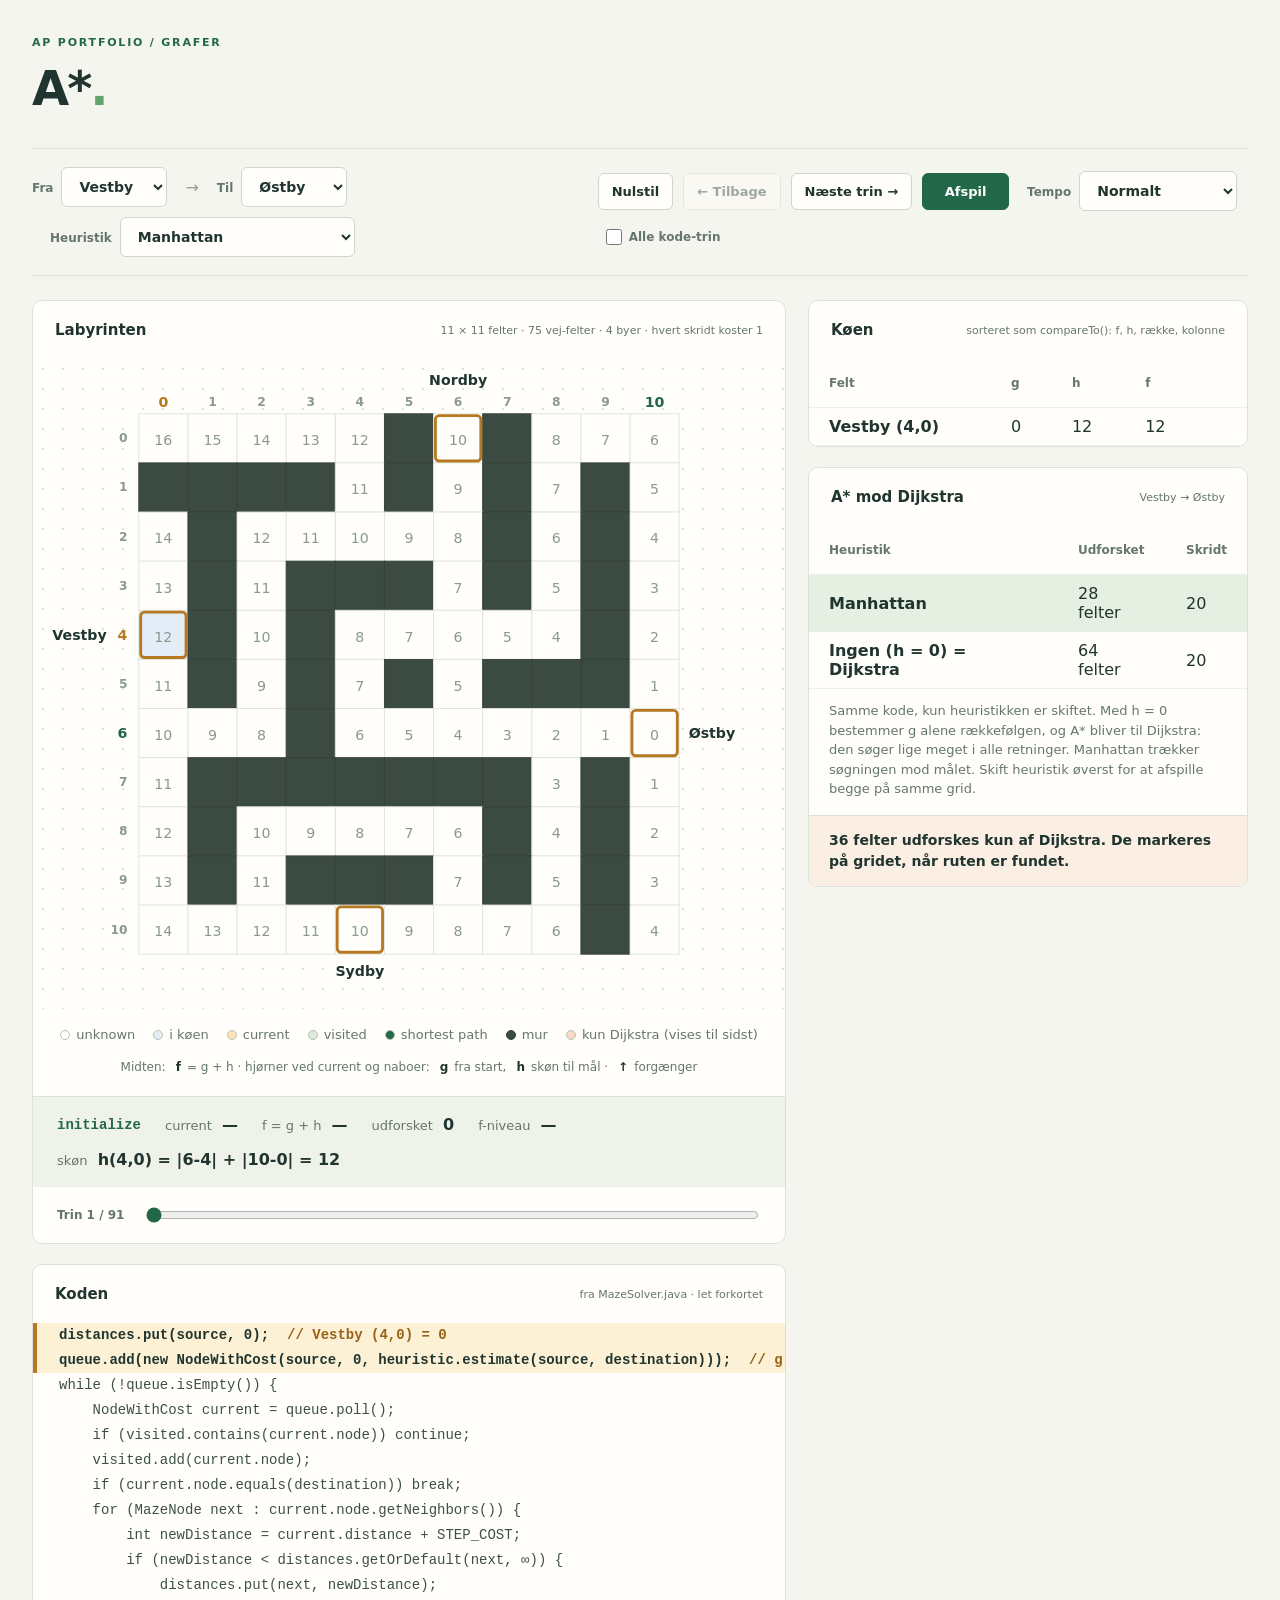
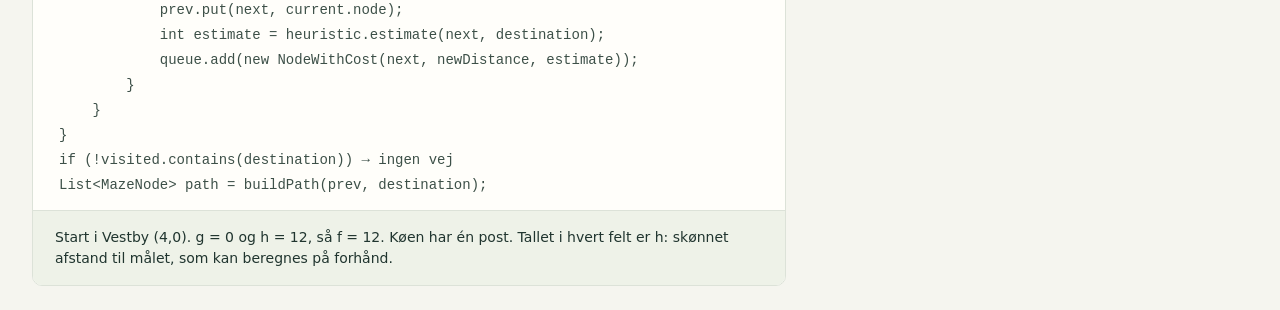
<file: visualiseringer/astar/index.html>
<!doctype html>
<html lang="da">
<head>
  <meta charset="utf-8">
  <meta name="viewport" content="width=device-width, initial-scale=1">
  <title>A* · Korteste vej i et grid</title>
  <link rel="stylesheet" href="style.css">
  <script src="astar.js" defer></script>
  <script src="playback.js" defer></script>
  <script src="app.js" defer></script>
</head>
<body>
  <main>
    <header class="page-header">
      <div><p class="eyebrow">AP PORTFOLIO / GRAFER</p><h1>A*<span>.</span></h1></div>
    </header>

    <section class="toolbar" aria-label="Indstillinger og afspilning">
      <div class="route-inputs">
        <label>Fra<select id="source" aria-label="Startby"></select></label>
        <span class="route-arrow" aria-hidden="true">→</span>
        <label>Til<select id="target" aria-label="Målby"></select></label>
        <label class="heuristic-input">Heuristik<select id="heuristic" aria-label="Heuristik"></select></label>
      </div>
      <div class="playback">
        <button id="reset" title="Tilbage til start">Nulstil</button>
        <button id="back">← Tilbage</button>
        <button id="next">Næste trin →</button>
        <button id="play" class="primary">Afspil</button>
        <label class="speed">Tempo<select id="speed"><option value="1500">Langsomt</option><option value="800" selected>Normalt</option><option value="350">Hurtigt</option><option value="120">Meget hurtigt</option></select></label>
        <label class="detail-toggle"><input id="show-all-steps" type="checkbox">Alle kode-trin</label>
      </div>
    </section>

    <div class="workspace">
      <div class="main-column">
      <section class="panel graph-panel" aria-labelledby="graph-title">
        <div class="panel-heading"><h2 id="graph-title">Labyrinten</h2><span id="graph-summary"></span></div>
        <div class="graph-viewport" tabindex="0" role="region" aria-label="Grid; rul vandret på små skærme">
        <svg id="graph" role="img" aria-labelledby="svg-title svg-description">
          <title id="svg-title">Labyrint på 11 × 11 felter med mure, veje og fire byer</title>
          <desc id="svg-description">Mørke felter er mure. Rækkenumre står til venstre og kolonnenumre øverst. I hvert fundet felt står f = g + h i midten. Ved det aktuelle felt og dets naboer står g øverst til venstre og h øverst til højre. Pilen peger på forgængeren.</desc>
        </svg>
        </div>
        <div class="legend" aria-label="Farveforklaring">
          <span><i class="dot unknown"></i>unknown</span><span><i class="dot discovered"></i>i køen</span>
          <span><i class="dot active"></i>current</span><span><i class="dot visited"></i>visited</span>
          <span><i class="dot route"></i>shortest path</span><span><i class="dot wall"></i>mur</span><span><i class="dot only-dijkstra"></i>kun Dijkstra (vises til sidst)</span>
          <span class="cell-key">Midten: <b>f</b> = g + h · hjørner ved current og naboer: <b>g</b> fra start, <b>h</b> skøn til mål · <b>↑</b> forgænger</span>
        </div>
        <div class="step-state" aria-live="polite" aria-atomic="true">
          <span id="phase" class="phase"></span>
          <span>current <strong id="current-node">—</strong></span>
          <span>f = g + h <strong id="current-cost">—</strong></span>
          <span>udforsket <strong id="explored">0</strong></span>
          <span>f-niveau <strong id="f-levels">—</strong></span>
          <span>skøn <strong id="h-formula">—</strong></span>
          <p id="result" hidden></p>
        </div>
        <div class="timeline"><label for="timeline" id="step-count">Trin</label><input id="timeline" type="range" min="0" value="0" aria-label="Vælg trin"></div>
      </section>

      <section class="panel code-panel" aria-labelledby="code-title">
        <div class="panel-heading"><h2 id="code-title">Koden</h2><span>fra MazeSolver.java · let forkortet</span></div>
        <ol id="code" class="code"></ol>
        <p id="explanation" class="explanation" aria-live="polite"></p>
      </section>
      </div>

      <aside class="sidebar">
        <section class="panel" aria-labelledby="queue-title">
          <div class="panel-heading"><h2 id="queue-title">Køen</h2><span>sorteret som compareTo(): f, h, række, kolonne</span></div>
          <table><thead><tr><th scope="col">Felt</th><th scope="col">g</th><th scope="col">h</th><th scope="col">f</th><th scope="col"></th></tr></thead><tbody id="queue"></tbody></table>
          <p id="queue-more" class="queue-more" hidden></p>
        </section>
        <section class="panel" aria-labelledby="compare-title">
          <div class="panel-heading"><h2 id="compare-title">A* mod Dijkstra</h2><span id="compare-route"></span></div>
          <table><thead><tr><th scope="col">Heuristik</th><th scope="col">Udforsket</th><th scope="col">Skridt</th></tr></thead><tbody id="compare"></tbody></table>
          <p class="compare-note">Samme kode, kun heuristikken er skiftet. Med h = 0 bestemmer g alene rækkefølgen, og A* bliver til Dijkstra: den søger lige meget i alle retninger. Manhattan trækker søgningen mod målet. Skift heuristik øverst for at afspille begge på samme grid.</p>
          <p id="compare-diff" class="compare-diff"></p>
        </section>
      </aside>
    </div>
  </main>
</body>
</html>
</file>
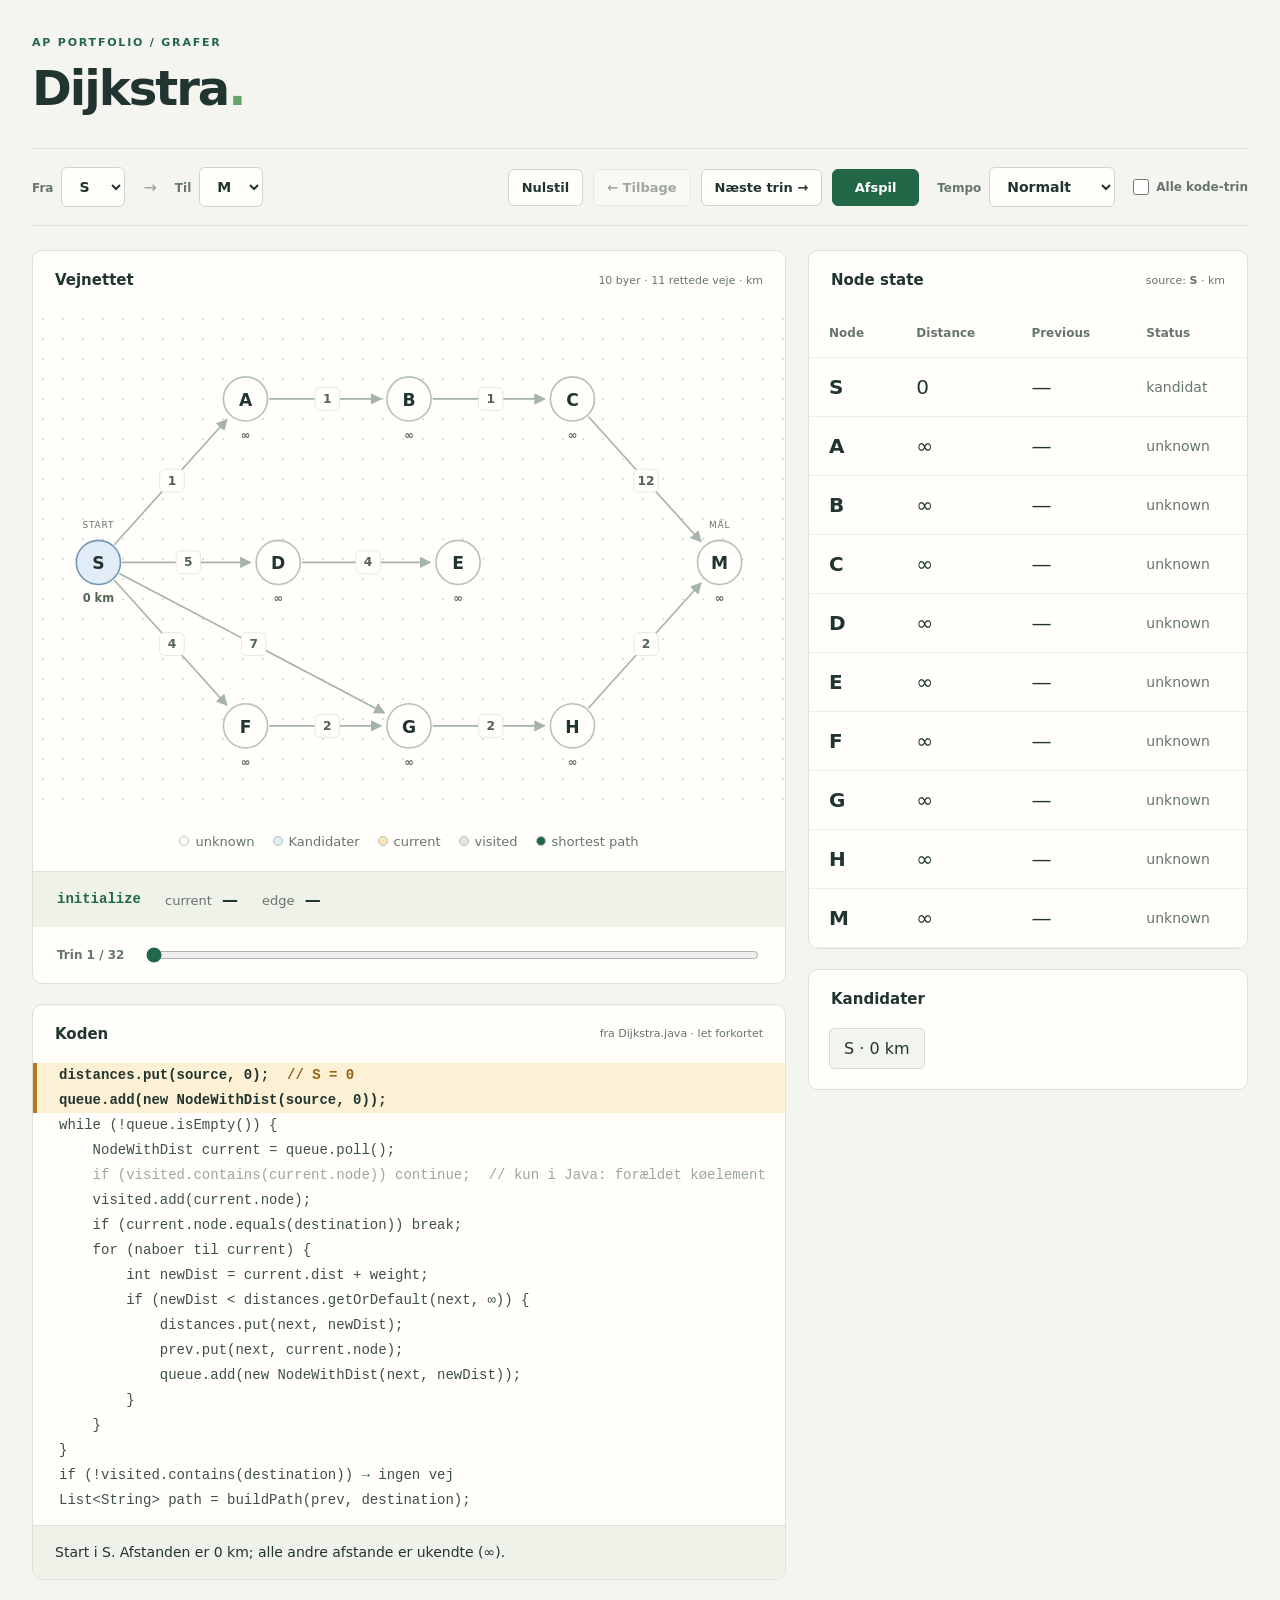
<file: visualiseringer/dijkstra/index.html>
<!doctype html>
<html lang="da">
<head>
  <meta charset="utf-8">
  <meta name="viewport" content="width=device-width, initial-scale=1">
  <title>Dijkstra · Korteste vej</title>
  <link rel="stylesheet" href="style.css">
  <script src="dijkstra.js" defer></script>
  <script src="playback.js" defer></script>
  <script src="app.js" defer></script>
</head>
<body>
  <main>
    <header class="page-header">
      <div><p class="eyebrow">AP PORTFOLIO / GRAFER</p><h1>Dijkstra<span>.</span></h1></div>
    </header>

    <section class="toolbar" aria-label="Indstillinger og afspilning">
      <div class="route-inputs">
        <label>Fra<select id="source" aria-label="Startby"></select></label>
        <span class="route-arrow" aria-hidden="true">→</span>
        <label>Til<select id="target" aria-label="Målby"></select></label>
      </div>
      <div class="playback">
        <button id="reset" title="Tilbage til start">Nulstil</button>
        <button id="back">← Tilbage</button>
        <button id="next">Næste trin →</button>
        <button id="play" class="primary">Afspil</button>
        <label class="speed">Tempo<select id="speed"><option value="1800">Langsomt</option><option value="1000" selected>Normalt</option><option value="450">Hurtigt</option></select></label>
        <label class="detail-toggle"><input id="show-all-steps" type="checkbox">Alle kode-trin</label>
      </div>
    </section>

    <div class="workspace">
      <div class="main-column">
      <section class="panel graph-panel" aria-labelledby="graph-title">
        <div class="panel-heading"><h2 id="graph-title">Vejnettet</h2><span id="graph-summary">10 byer · 11 rettede veje · km</span></div>
        <div class="graph-viewport" tabindex="0" role="region" aria-label="Vejnet; rul vandret på små skærme">
        <svg id="graph" viewBox="0 0 920 620" role="img" aria-labelledby="svg-title svg-description">
          <title id="svg-title">Rettet graf fra startbyen S til målbyen M via byerne A til H</title>
          <desc id="svg-description">Pilene viser tilladt kørselsretning. Tallene på vejene er afstande i kilometer. Aktuelle afstande og status findes også i tabellen.</desc>
        </svg>
        </div>
        <div class="legend" aria-label="Farveforklaring">
          <span><i class="dot unknown"></i>unknown</span><span><i class="dot discovered"></i>Kandidater</span>
          <span><i class="dot active"></i>current</span><span><i class="dot visited"></i>visited</span>
          <span><i class="dot route"></i>shortest path</span>
        </div>
        <div class="step-state" aria-live="polite" aria-atomic="true">
          <span id="phase" class="phase"></span>
          <span>current <strong id="current-node">—</strong></span>
          <span>edge <strong id="current-edge">—</strong></span>
          <p id="result" hidden></p>
        </div>
        <div class="timeline"><label for="timeline" id="step-count">Trin</label><input id="timeline" type="range" min="0" value="0" aria-label="Vælg trin"></div>
      </section>

      <section class="panel code-panel" aria-labelledby="code-title">
        <div class="panel-heading"><h2 id="code-title">Koden</h2><span>fra Dijkstra.java · let forkortet</span></div>
        <ol id="code" class="code"></ol>
        <p id="explanation" class="explanation" aria-live="polite"></p>
      </section>
      </div>

      <aside class="sidebar">
        <section class="panel" aria-labelledby="distances-title">
          <div class="panel-heading"><h2 id="distances-title">Node state</h2><span>source: <b id="source-label">S</b> · km</span></div>
          <table><thead><tr><th scope="col">Node</th><th scope="col">Distance</th><th scope="col">Previous</th><th scope="col">Status</th></tr></thead><tbody id="distances"></tbody></table>
        </section>
        <section class="panel frontier-panel" aria-labelledby="frontier-title">
          <div class="panel-heading"><h2 id="frontier-title">Kandidater</h2></div>
          <ol id="frontier" class="frontier"></ol>
        </section>
      </aside>
    </div>
  </main>
</body>
</html>
</file>
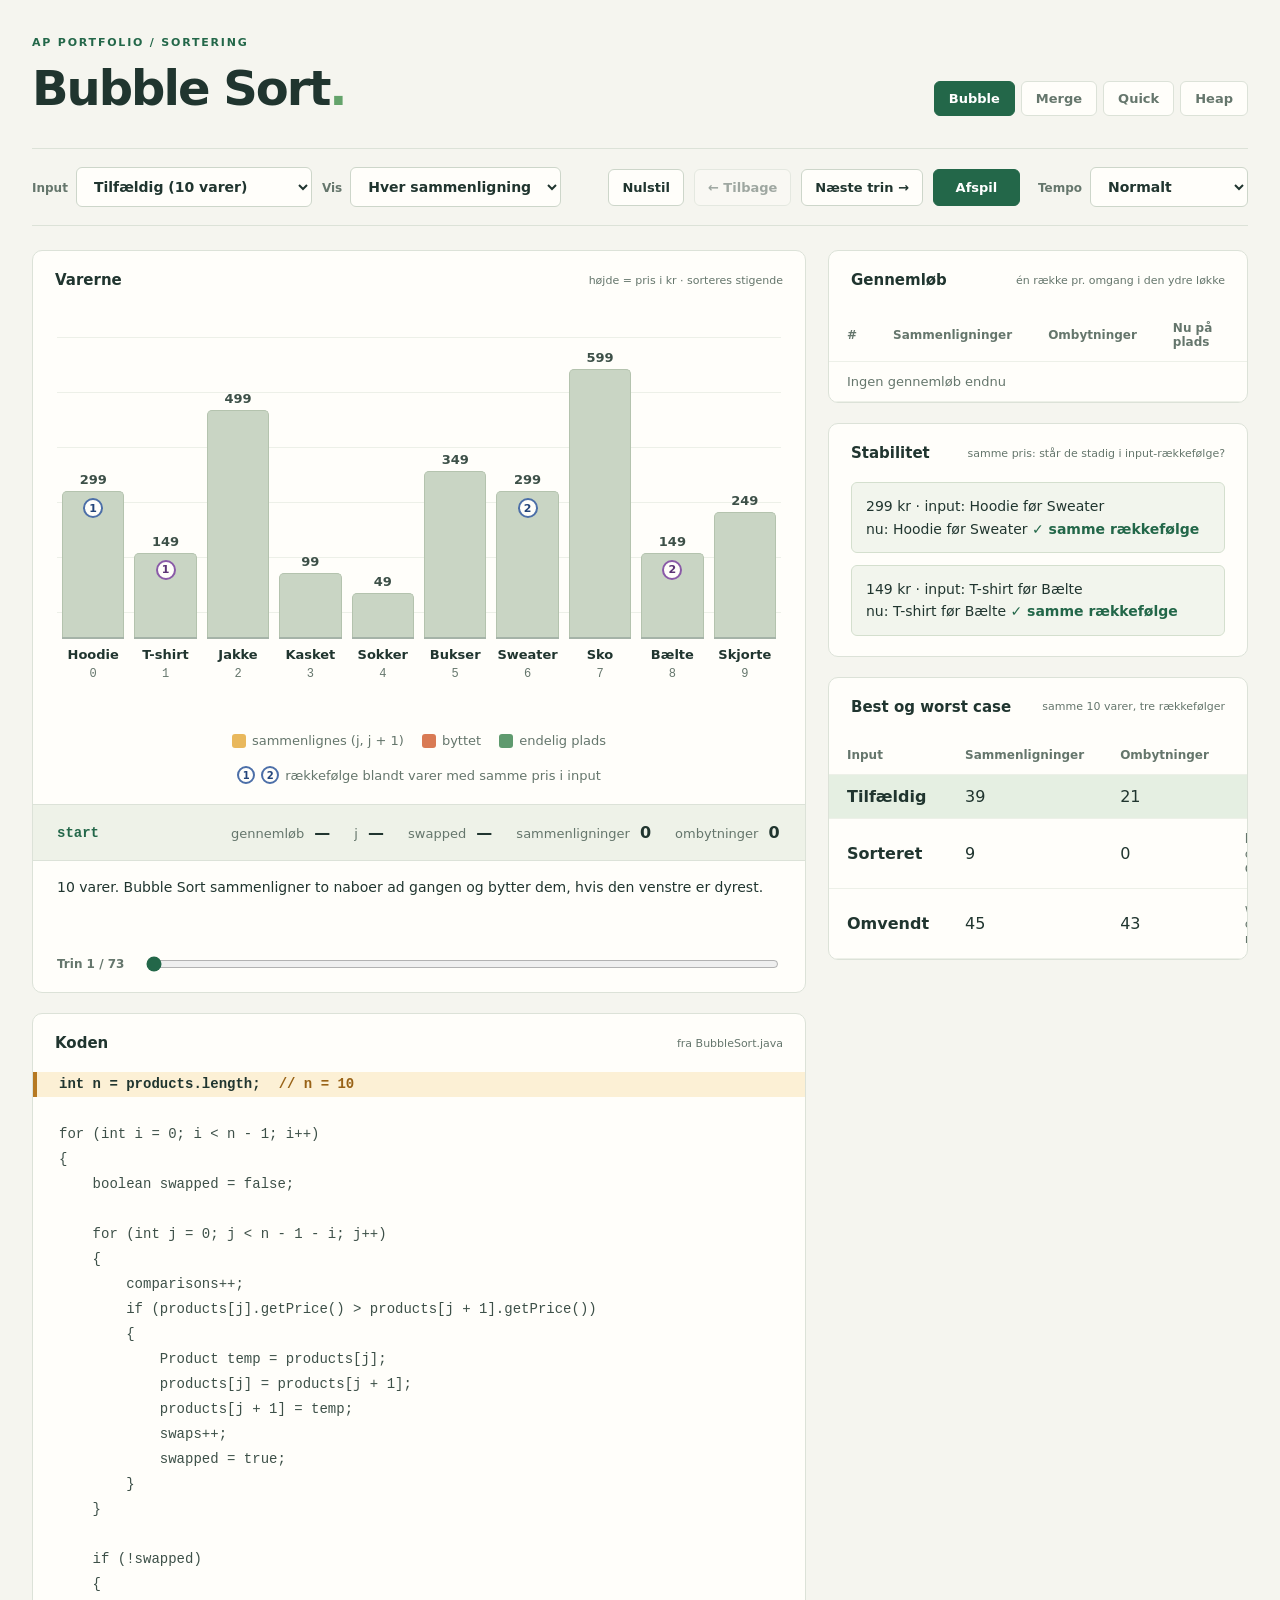
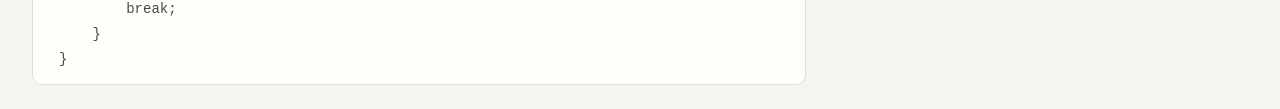
<file: visualiseringer/sorting/bubble.html>
<!doctype html>
<html lang="da">
<head>
  <meta charset="utf-8">
  <meta name="viewport" content="width=device-width, initial-scale=1">
  <title>Bubble Sort · Sortering</title>
  <link rel="stylesheet" href="style.css">
  <script src="products.js" defer></script>
  <script src="bubble.js" defer></script>
  <script src="bubble-app.js" defer></script>
</head>
<body>
  <main>
    <header class="page-header">
      <div><p class="eyebrow">AP PORTFOLIO / SORTERING</p><h1>Bubble Sort<span>.</span></h1></div>
      <nav class="algo-nav" aria-label="Algoritmer"><a href="bubble.html" aria-current="page">Bubble</a><a href="merge.html">Merge</a><a href="quick.html">Quick</a><a href="heap.html">Heap</a></nav>
    </header>

    <section class="toolbar" aria-label="Indstillinger og afspilning">
      <div class="settings">
        <label>Input<select id="dataset" aria-label="Datasæt"></select></label>
        <label>Vis<select id="mode" aria-label="Detaljeniveau">
          <option value="all" selected>Hver sammenligning</option>
          <option value="passes">Kun gennemløb</option>
        </select></label>
      </div>
      <div class="playback">
        <button id="reset" title="Tilbage til start">Nulstil</button>
        <button id="back">← Tilbage</button>
        <button id="next">Næste trin →</button>
        <button id="play" class="primary">Afspil</button>
        <label class="speed">Tempo<select id="speed"><option value="1600">Langsomt</option><option value="900" selected>Normalt</option><option value="400">Hurtigt</option><option value="150">Meget hurtigt</option></select></label>
      </div>
    </section>

    <div class="workspace">
      <div class="main-column">
        <section class="panel" aria-labelledby="bars-title">
          <div class="panel-heading"><h2 id="bars-title">Varerne</h2><span>højde = pris i kr · sorteres stigende</span></div>
          <div class="bars-area">
            <div id="bars" class="bars" role="img" aria-label="Varerne som søjler i deres nuværende rækkefølge"></div>
            <div id="indexes" class="indexes" aria-hidden="true"></div>
            <div id="pointers" class="pointers" aria-hidden="true"></div>
          </div>
          <div class="legend" aria-label="Farveforklaring">
            <span><i class="swatch compare"></i>sammenlignes (j, j + 1)</span>
            <span><i class="swatch swap"></i>byttet</span>
            <span><i class="swatch final"></i>endelig plads</span>
            <span><i class="rank-sample">1</i><i class="rank-sample">2</i>rækkefølge blandt varer med samme pris i input</span>
          </div>
          <div class="step-state" aria-live="polite" aria-atomic="true">
            <span id="phase" class="phase"></span>
            <span>gennemløb <strong id="pass">—</strong></span>
            <span>j <strong id="j">—</strong></span>
            <span>swapped <strong id="swapped">—</strong></span>
            <span>sammenligninger <strong id="comparisons">0</strong></span>
            <span>ombytninger <strong id="swaps">0</strong></span>
            <p id="result" hidden></p>
          </div>
          <p id="explanation" class="explanation" aria-live="polite"></p>
          <div class="timeline"><label for="timeline" id="step-count">Trin</label><input id="timeline" type="range" min="0" value="0" aria-label="Vælg trin"></div>
        </section>

        <section class="panel code-panel" aria-labelledby="code-title">
          <div class="panel-heading"><h2 id="code-title">Koden</h2><span>fra BubbleSort.java</span></div>
          <ol id="code" class="code"></ol>
        </section>
      </div>

      <aside class="sidebar">
        <section class="panel" aria-labelledby="passes-title">
          <div class="panel-heading"><h2 id="passes-title">Gennemløb</h2><span>én række pr. omgang i den ydre løkke</span></div>
          <table><thead><tr><th scope="col">#</th><th scope="col">Sammenligninger</th><th scope="col">Ombytninger</th><th scope="col">Nu på plads</th></tr></thead><tbody id="passes"></tbody></table>
        </section>
        <section class="panel" aria-labelledby="stability-title">
          <div class="panel-heading"><h2 id="stability-title">Stabilitet</h2><span>samme pris: står de stadig i input-rækkefølge?</span></div>
          <ul id="stability" class="stability"></ul>
        </section>
        <section class="panel" aria-labelledby="cases-title">
          <div class="panel-heading"><h2 id="cases-title">Best og worst case</h2><span>samme 10 varer, tre rækkefølger</span></div>
          <table><thead><tr><th scope="col">Input</th><th scope="col">Sammenligninger</th><th scope="col">Ombytninger</th><th scope="col"></th></tr></thead><tbody id="cases"></tbody></table>
        </section>
      </aside>
    </div>
  </main>
</body>
</html>
</file>
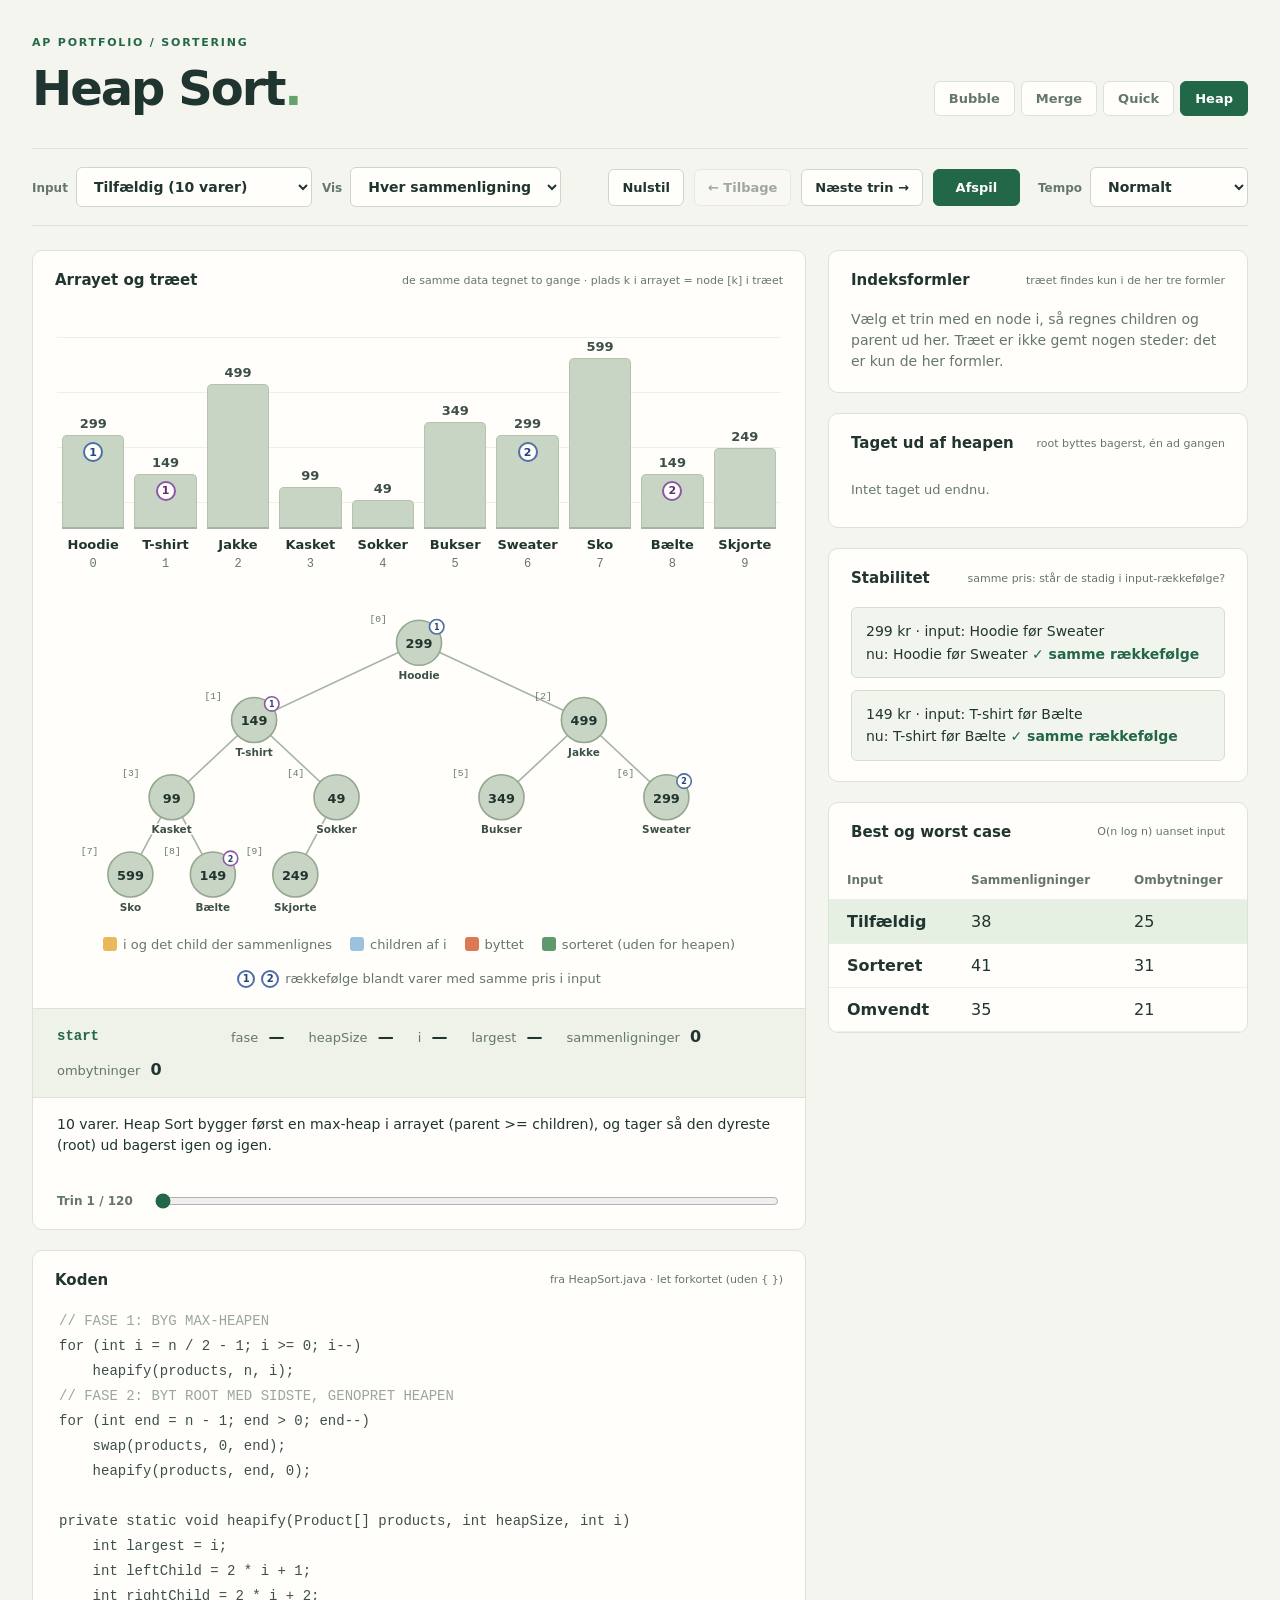
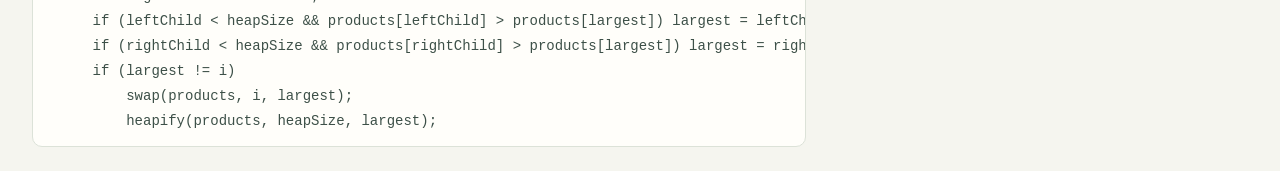
<file: visualiseringer/sorting/heap.html>
<!doctype html>
<html lang="da">
<head>
  <meta charset="utf-8">
  <meta name="viewport" content="width=device-width, initial-scale=1">
  <title>Heap Sort · Sortering</title>
  <link rel="stylesheet" href="style.css">
  <script src="products.js" defer></script>
  <script src="heap.js" defer></script>
  <script src="heap-app.js" defer></script>
</head>
<body>
  <main>
    <header class="page-header">
      <div><p class="eyebrow">AP PORTFOLIO / SORTERING</p><h1>Heap Sort<span>.</span></h1></div>
      <nav class="algo-nav" aria-label="Algoritmer"><a href="bubble.html">Bubble</a><a href="merge.html">Merge</a><a href="quick.html">Quick</a><a href="heap.html" aria-current="page">Heap</a></nav>
    </header>

    <section class="toolbar" aria-label="Indstillinger og afspilning">
      <div class="settings">
        <label>Input<select id="dataset" aria-label="Datasæt"></select></label>
        <label>Vis<select id="mode" aria-label="Detaljeniveau">
          <option value="all" selected>Hver sammenligning</option>
          <option value="overview">Kun store skridt</option>
        </select></label>
      </div>
      <div class="playback">
        <button id="reset" title="Tilbage til start">Nulstil</button>
        <button id="back">← Tilbage</button>
        <button id="next">Næste trin →</button>
        <button id="play" class="primary">Afspil</button>
        <label class="speed">Tempo<select id="speed"><option value="1600">Langsomt</option><option value="900" selected>Normalt</option><option value="400">Hurtigt</option><option value="150">Meget hurtigt</option></select></label>
      </div>
    </section>

    <div class="workspace">
      <div class="main-column">
        <section class="panel" aria-labelledby="bars-title">
          <div class="panel-heading"><h2 id="bars-title">Arrayet og træet</h2><span>de samme data tegnet to gange · plads k i arrayet = node [k] i træet</span></div>
          <div class="bars-area">
            <div id="bars" class="bars short" role="img" aria-label="Varerne som søjler i arrayet"></div>
            <div id="indexes" class="indexes" aria-hidden="true"></div>
            <div id="pointers" class="pointers" aria-hidden="true"></div>
          </div>
          <div class="tree-area">
            <svg id="heap-tree" class="heap-tree" viewBox="0 0 900 380" role="img" aria-label="Heapen som binært træ: children af node i er 2i + 1 og 2i + 2"></svg>
          </div>
          <div class="legend" aria-label="Farveforklaring">
            <span><i class="swatch compare"></i>i og det child der sammenlignes</span>
            <span><i class="swatch small"></i>children af i</span>
            <span><i class="swatch swap"></i>byttet</span>
            <span><i class="swatch final"></i>sorteret (uden for heapen)</span>
            <span><i class="rank-sample">1</i><i class="rank-sample">2</i>rækkefølge blandt varer med samme pris i input</span>
          </div>
          <div class="step-state" aria-live="polite" aria-atomic="true">
            <span id="phase" class="phase"></span>
            <span>fase <strong id="stage">—</strong></span>
            <span>heapSize <strong id="heap-size">—</strong></span>
            <span>i <strong id="i">—</strong></span>
            <span>largest <strong id="largest">—</strong></span>
            <span>sammenligninger <strong id="comparisons">0</strong></span>
            <span>ombytninger <strong id="swaps">0</strong></span>
            <p id="result" hidden></p>
          </div>
          <p id="explanation" class="explanation" aria-live="polite"></p>
          <div class="timeline"><label for="timeline" id="step-count">Trin</label><input id="timeline" type="range" min="0" value="0" aria-label="Vælg trin"></div>
        </section>

        <section class="panel code-panel" aria-labelledby="code-title">
          <div class="panel-heading"><h2 id="code-title">Koden</h2><span>fra HeapSort.java · let forkortet (uden { })</span></div>
          <ol id="code" class="code"></ol>
        </section>
      </div>

      <aside class="sidebar">
        <section class="panel" aria-labelledby="formula-title">
          <div class="panel-heading"><h2 id="formula-title">Indeksformler</h2><span>træet findes kun i de her tre formler</span></div>
          <div id="formulas" class="formulas"></div>
        </section>
        <section class="panel" aria-labelledby="extracted-title">
          <div class="panel-heading"><h2 id="extracted-title">Taget ud af heapen</h2><span>root byttes bagerst, én ad gangen</span></div>
          <ol id="extracted" class="stack"></ol>
        </section>
        <section class="panel" aria-labelledby="stability-title">
          <div class="panel-heading"><h2 id="stability-title">Stabilitet</h2><span>samme pris: står de stadig i input-rækkefølge?</span></div>
          <ul id="stability" class="stability"></ul>
        </section>
        <section class="panel" aria-labelledby="cases-title">
          <div class="panel-heading"><h2 id="cases-title">Best og worst case</h2><span>O(n log n) uanset input</span></div>
          <table><thead><tr><th scope="col">Input</th><th scope="col">Sammenligninger</th><th scope="col">Ombytninger</th></tr></thead><tbody id="cases"></tbody></table>
        </section>
      </aside>
    </div>
  </main>
</body>
</html>
</file>
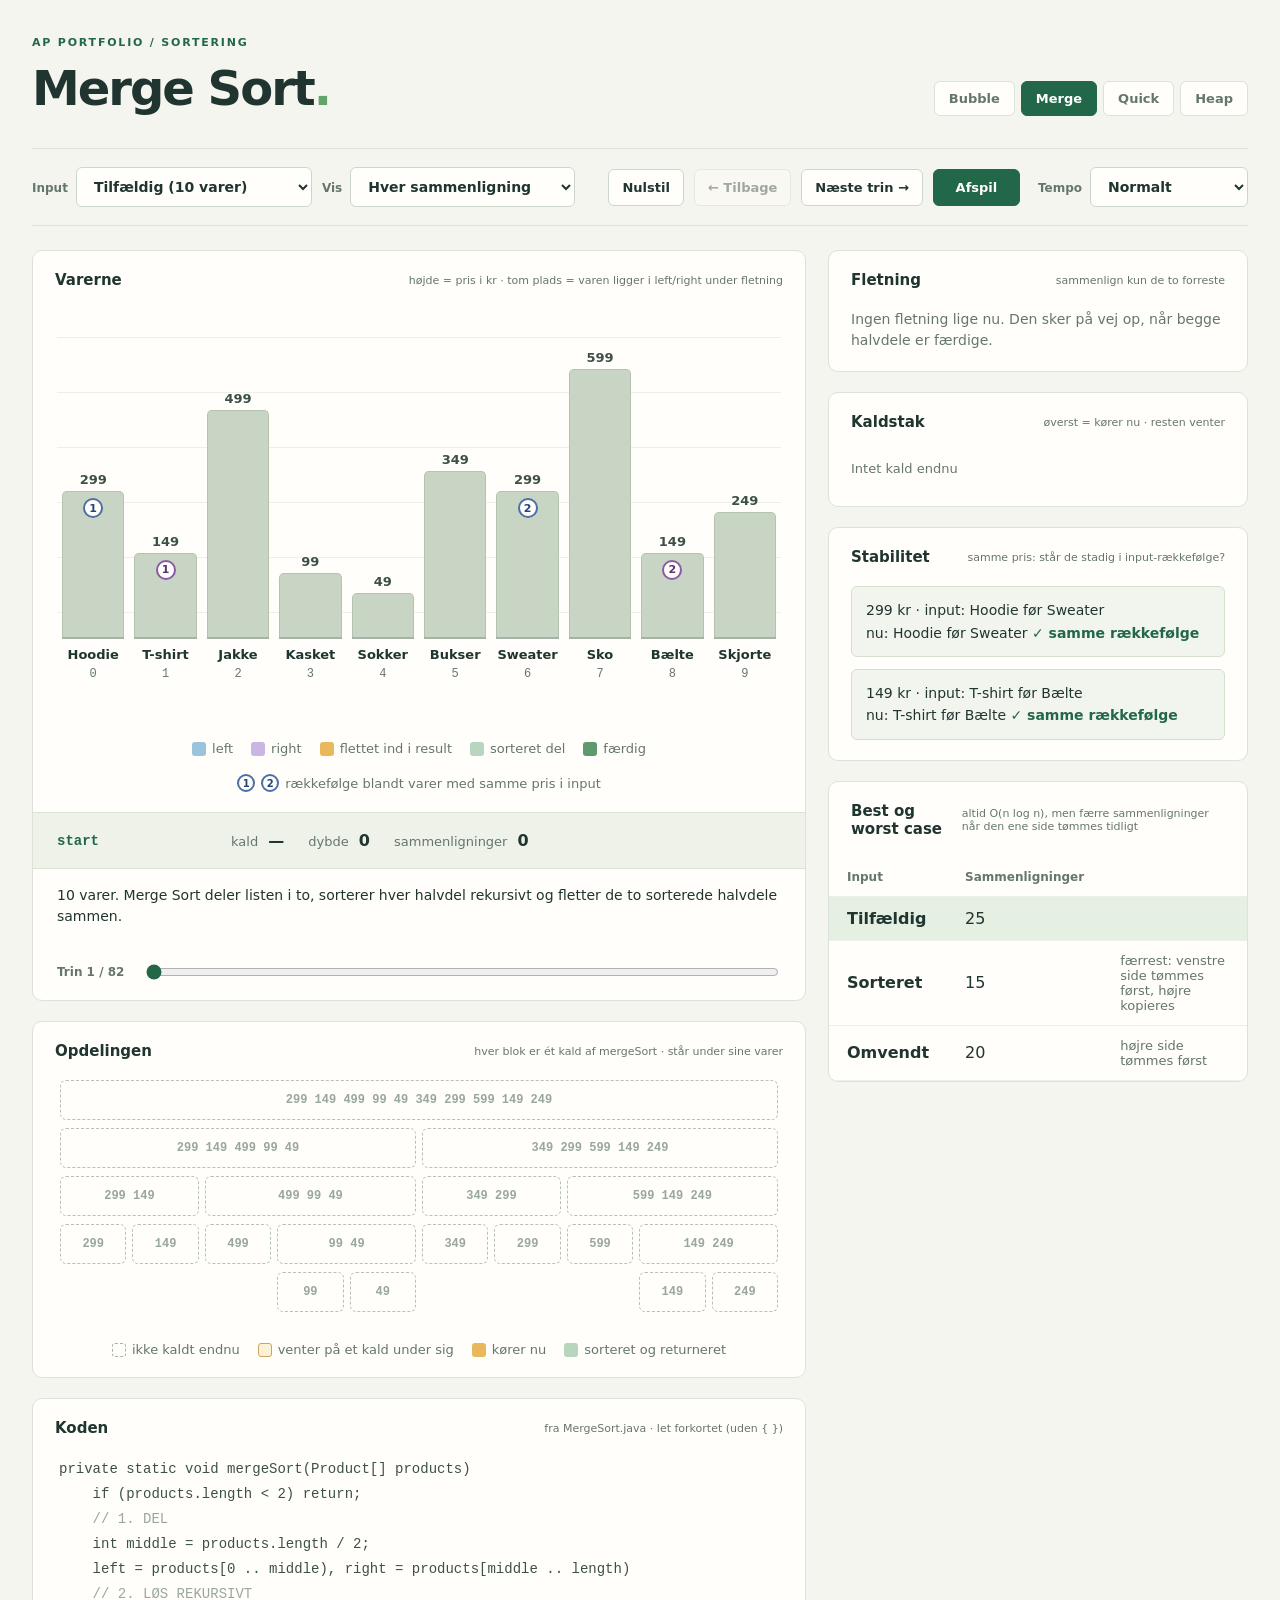
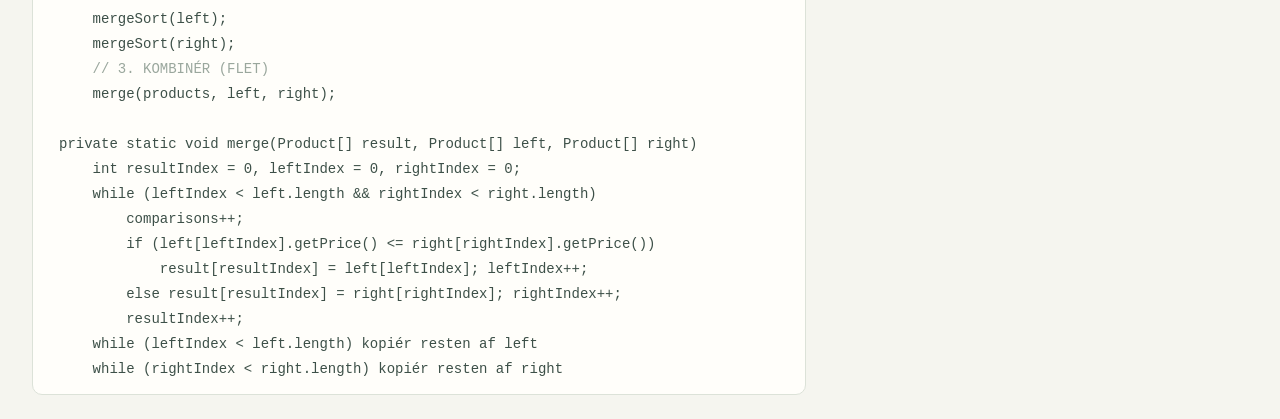
<file: visualiseringer/sorting/merge.html>
<!doctype html>
<html lang="da">
<head>
  <meta charset="utf-8">
  <meta name="viewport" content="width=device-width, initial-scale=1">
  <title>Merge Sort · Sortering</title>
  <link rel="stylesheet" href="style.css">
  <script src="products.js" defer></script>
  <script src="merge.js" defer></script>
  <script src="merge-app.js" defer></script>
</head>
<body>
  <main>
    <header class="page-header">
      <div><p class="eyebrow">AP PORTFOLIO / SORTERING</p><h1>Merge Sort<span>.</span></h1></div>
      <nav class="algo-nav" aria-label="Algoritmer"><a href="bubble.html">Bubble</a><a href="merge.html" aria-current="page">Merge</a><a href="quick.html">Quick</a><a href="heap.html">Heap</a></nav>
    </header>

    <section class="toolbar" aria-label="Indstillinger og afspilning">
      <div class="settings">
        <label>Input<select id="dataset" aria-label="Datasæt"></select></label>
        <label>Vis<select id="mode" aria-label="Detaljeniveau">
          <option value="all" selected>Hver sammenligning</option>
          <option value="overview">Kun kald og fletninger</option>
        </select></label>
      </div>
      <div class="playback">
        <button id="reset" title="Tilbage til start">Nulstil</button>
        <button id="back">← Tilbage</button>
        <button id="next">Næste trin →</button>
        <button id="play" class="primary">Afspil</button>
        <label class="speed">Tempo<select id="speed"><option value="1600">Langsomt</option><option value="900" selected>Normalt</option><option value="400">Hurtigt</option><option value="150">Meget hurtigt</option></select></label>
      </div>
    </section>

    <div class="workspace">
      <div class="main-column">
        <section class="panel" aria-labelledby="bars-title">
          <div class="panel-heading"><h2 id="bars-title">Varerne</h2><span>højde = pris i kr · tom plads = varen ligger i left/right under fletning</span></div>
          <div class="bars-area">
            <div id="bars" class="bars" role="img" aria-label="Varerne som søjler i deres nuværende rækkefølge"></div>
            <div id="indexes" class="indexes" aria-hidden="true"></div>
            <div id="range" class="range-row" aria-hidden="true"></div>
          </div>
          <div class="legend" aria-label="Farveforklaring">
            <span><i class="swatch left-half"></i>left</span>
            <span><i class="swatch right-half"></i>right</span>
            <span><i class="swatch merged"></i>flettet ind i result</span>
            <span><i class="swatch sorted-part"></i>sorteret del</span>
            <span><i class="swatch final"></i>færdig</span>
            <span><i class="rank-sample">1</i><i class="rank-sample">2</i>rækkefølge blandt varer med samme pris i input</span>
          </div>
          <div class="step-state" aria-live="polite" aria-atomic="true">
            <span id="phase" class="phase"></span>
            <span>kald <strong id="call">—</strong></span>
            <span>dybde <strong id="depth">0</strong></span>
            <span>sammenligninger <strong id="comparisons">0</strong></span>
            <p id="result" hidden></p>
          </div>
          <p id="explanation" class="explanation" aria-live="polite"></p>
          <div class="timeline"><label for="timeline" id="step-count">Trin</label><input id="timeline" type="range" min="0" value="0" aria-label="Vælg trin"></div>
        </section>

        <section class="panel" aria-labelledby="tree-title">
          <div class="panel-heading"><h2 id="tree-title">Opdelingen</h2><span>hver blok er ét kald af mergeSort · står under sine varer</span></div>
          <div class="tree-area"><div id="tree" class="tree" role="img" aria-label="Opdelingstræet: hvilke kald der er færdige, kører eller venter"></div></div>
          <div class="legend" aria-label="Forklaring til træet">
            <span><i class="swatch node-idle"></i>ikke kaldt endnu</span>
            <span><i class="swatch node-stack"></i>venter på et kald under sig</span>
            <span><i class="swatch node-current"></i>kører nu</span>
            <span><i class="swatch node-done"></i>sorteret og returneret</span>
          </div>
        </section>

        <section class="panel code-panel" aria-labelledby="code-title">
          <div class="panel-heading"><h2 id="code-title">Koden</h2><span>fra MergeSort.java · let forkortet (uden { })</span></div>
          <ol id="code" class="code"></ol>
        </section>
      </div>

      <aside class="sidebar">
        <section class="panel" aria-labelledby="merge-title">
          <div class="panel-heading"><h2 id="merge-title">Fletning</h2><span>sammenlign kun de to forreste</span></div>
          <div id="merge" class="merge-view"></div>
        </section>
        <section class="panel" aria-labelledby="stack-title">
          <div class="panel-heading"><h2 id="stack-title">Kaldstak</h2><span>øverst = kører nu · resten venter</span></div>
          <ol id="stack" class="stack"></ol>
        </section>
        <section class="panel" aria-labelledby="stability-title">
          <div class="panel-heading"><h2 id="stability-title">Stabilitet</h2><span>samme pris: står de stadig i input-rækkefølge?</span></div>
          <ul id="stability" class="stability"></ul>
        </section>
        <section class="panel" aria-labelledby="cases-title">
          <div class="panel-heading"><h2 id="cases-title">Best og worst case</h2><span>altid O(n log n), men færre sammenligninger når den ene side tømmes tidligt</span></div>
          <table><thead><tr><th scope="col">Input</th><th scope="col">Sammenligninger</th><th scope="col"></th></tr></thead><tbody id="cases"></tbody></table>
        </section>
      </aside>
    </div>
  </main>
</body>
</html>
</file>
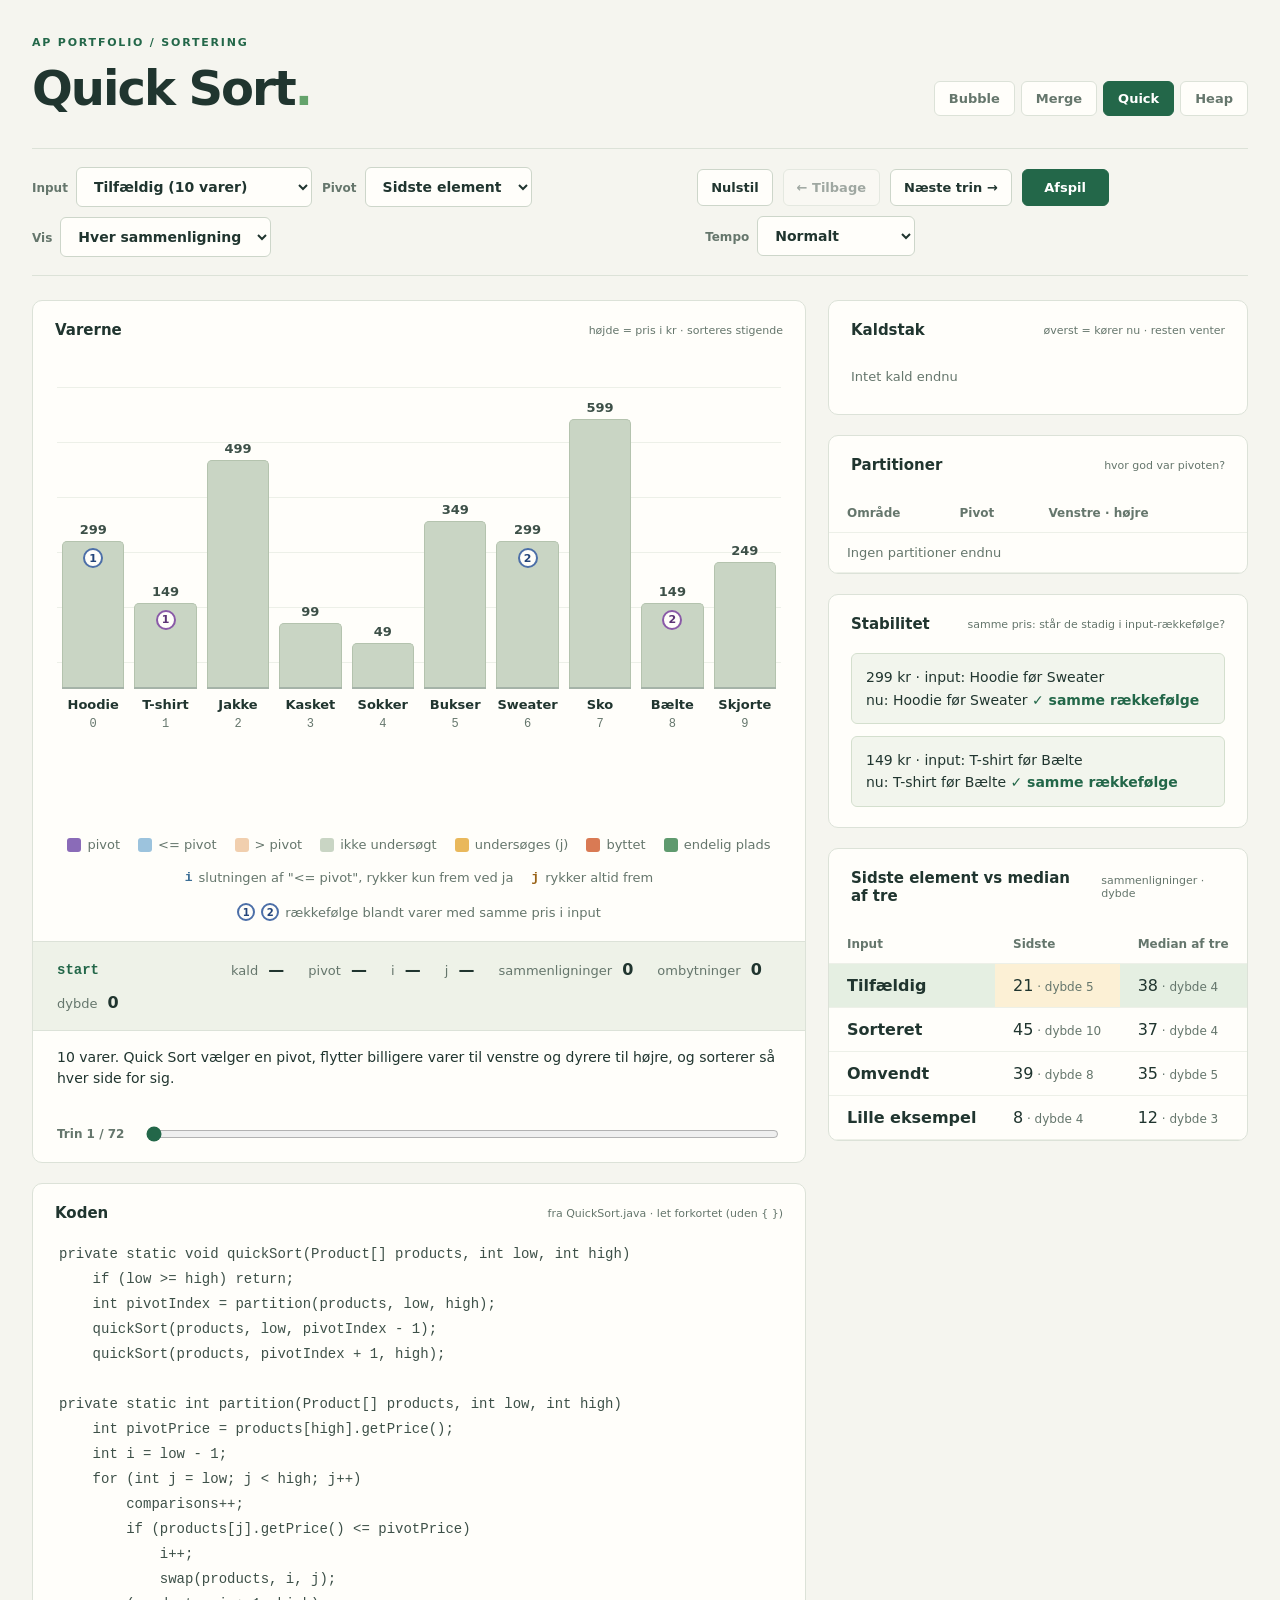
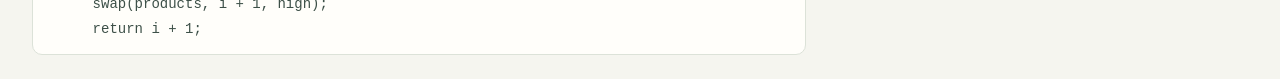
<file: visualiseringer/sorting/quick.html>
<!doctype html>
<html lang="da">
<head>
  <meta charset="utf-8">
  <meta name="viewport" content="width=device-width, initial-scale=1">
  <title>Quick Sort · Sortering</title>
  <link rel="stylesheet" href="style.css">
  <script src="products.js" defer></script>
  <script src="quick.js" defer></script>
  <script src="quick-app.js" defer></script>
</head>
<body>
  <main>
    <header class="page-header">
      <div><p class="eyebrow">AP PORTFOLIO / SORTERING</p><h1>Quick Sort<span>.</span></h1></div>
      <nav class="algo-nav" aria-label="Algoritmer"><a href="bubble.html">Bubble</a><a href="merge.html">Merge</a><a href="quick.html" aria-current="page">Quick</a><a href="heap.html">Heap</a></nav>
    </header>

    <section class="toolbar" aria-label="Indstillinger og afspilning">
      <div class="settings">
        <label>Input<select id="dataset" aria-label="Datasæt"></select></label>
        <label>Pivot<select id="pivot-rule" aria-label="Pivotvalg">
          <option value="last" selected>Sidste element</option>
          <option value="median">Median af tre</option>
        </select></label>
        <label>Vis<select id="mode" aria-label="Detaljeniveau">
          <option value="all" selected>Hver sammenligning</option>
          <option value="partitions">Kun partitioner</option>
        </select></label>
      </div>
      <div class="playback">
        <button id="reset" title="Tilbage til start">Nulstil</button>
        <button id="back">← Tilbage</button>
        <button id="next">Næste trin →</button>
        <button id="play" class="primary">Afspil</button>
        <label class="speed">Tempo<select id="speed"><option value="1600">Langsomt</option><option value="900" selected>Normalt</option><option value="400">Hurtigt</option><option value="150">Meget hurtigt</option></select></label>
      </div>
    </section>

    <div class="workspace">
      <div class="main-column">
        <section class="panel" aria-labelledby="bars-title">
          <div class="panel-heading"><h2 id="bars-title">Varerne</h2><span>højde = pris i kr · sorteres stigende</span></div>
          <div class="bars-area">
            <div id="bars" class="bars" role="img" aria-label="Varerne som søjler i deres nuværende rækkefølge"></div>
            <div id="indexes" class="indexes" aria-hidden="true"></div>
            <div id="pointers" class="pointers two-rows" aria-hidden="true"></div>
            <div id="range" class="range-row" aria-hidden="true"></div>
          </div>
          <div class="legend" aria-label="Farveforklaring">
            <span><i class="swatch pivot"></i>pivot</span>
            <span><i class="swatch small"></i>&lt;= pivot</span>
            <span><i class="swatch large"></i>&gt; pivot</span>
            <span><i class="swatch untested"></i>ikke undersøgt</span>
            <span><i class="swatch compare"></i>undersøges (j)</span>
            <span><i class="swatch swap"></i>byttet</span>
            <span><i class="swatch final"></i>endelig plads</span>
            <span><b class="pointer-sample i">i</b>slutningen af "&lt;= pivot", rykker kun frem ved ja</span>
            <span><b class="pointer-sample">j</b>rykker altid frem</span>
            <span><i class="rank-sample">1</i><i class="rank-sample">2</i>rækkefølge blandt varer med samme pris i input</span>
          </div>
          <div class="step-state" aria-live="polite" aria-atomic="true">
            <span id="phase" class="phase"></span>
            <span>kald <strong id="call">—</strong></span>
            <span>pivot <strong id="pivot">—</strong></span>
            <span>i <strong id="i">—</strong></span>
            <span>j <strong id="j">—</strong></span>
            <span>sammenligninger <strong id="comparisons">0</strong></span>
            <span>ombytninger <strong id="swaps">0</strong></span>
            <span>dybde <strong id="depth">0</strong></span>
            <p id="result" hidden></p>
          </div>
          <p id="explanation" class="explanation" aria-live="polite"></p>
          <div class="timeline"><label for="timeline" id="step-count">Trin</label><input id="timeline" type="range" min="0" value="0" aria-label="Vælg trin"></div>
        </section>

        <section class="panel code-panel" aria-labelledby="code-title">
          <div class="panel-heading"><h2 id="code-title">Koden</h2><span>fra QuickSort.java · let forkortet (uden { })</span></div>
          <ol id="code" class="code"></ol>
        </section>
      </div>

      <aside class="sidebar">
        <section class="panel" aria-labelledby="stack-title">
          <div class="panel-heading"><h2 id="stack-title">Kaldstak</h2><span>øverst = kører nu · resten venter</span></div>
          <ol id="stack" class="stack"></ol>
        </section>
        <section class="panel" aria-labelledby="partitions-title">
          <div class="panel-heading"><h2 id="partitions-title">Partitioner</h2><span>hvor god var pivoten?</span></div>
          <table><thead><tr><th scope="col">Område</th><th scope="col">Pivot</th><th scope="col">Venstre · højre</th><th scope="col"></th></tr></thead><tbody id="partitions"></tbody></table>
        </section>
        <section class="panel" aria-labelledby="stability-title">
          <div class="panel-heading"><h2 id="stability-title">Stabilitet</h2><span>samme pris: står de stadig i input-rækkefølge?</span></div>
          <ul id="stability" class="stability"></ul>
        </section>
        <section class="panel" aria-labelledby="cases-title">
          <div class="panel-heading"><h2 id="cases-title">Sidste element vs median af tre</h2><span>sammenligninger · dybde</span></div>
          <table><thead><tr><th scope="col">Input</th><th scope="col">Sidste</th><th scope="col">Median af tre</th></tr></thead><tbody id="cases"></tbody></table>
        </section>
      </aside>
    </div>
  </main>
</body>
</html>
</file>
<file: visualiseringer/astar/style.css>
:root {
  font-family: "Segoe UI", system-ui, sans-serif;
  color: #20352f; background: #f5f5ef;
  --line: #dce2d8; --muted: #65766c; --green: #236749;
}
* { box-sizing: border-box; }
[hidden] { display: none !important; }
body { margin: 0; }
main { max-width: 1600px; margin: auto; padding: 36px 32px 24px; }
.page-header { display: flex; align-items: center; justify-content: space-between; gap: 20px; margin-bottom: 32px; }
.eyebrow, .chapter { font-size: 11px; font-weight: 700; letter-spacing: 1.8px; }
.eyebrow { color: var(--green); margin: 0 0 12px; }
h1 { font-size: clamp(30px, 4vw, 48px); letter-spacing: -2px; margin: 0; line-height: 1.15; font-weight: 650; }
h1 span { color: #64a36b; }
.chapter { border: 1px solid var(--line); padding: 12px 16px; white-space: nowrap; }
.toolbar { display: flex; justify-content: space-between; gap: 20px; align-items: center; padding: 18px 0; border-top: 1px solid var(--line); border-bottom: 1px solid var(--line); margin-bottom: 24px; }
.route-inputs, .playback { display: flex; align-items: center; gap: 10px; flex-wrap: wrap; }
label { font-size: 12px; color: var(--muted); font-weight: 600; }
select, button { font: inherit; color: inherit; border: 1px solid #cdd6ca; background: #fffefa; border-radius: 6px; padding: 10px 13px; cursor: pointer; }
label select { margin-left: 8px; font-size: 14px; color: #20352f; }
.route-inputs select { min-width: 64px; }
.route-arrow { color: #92a08f; margin: 0 8px; }
button { font-size: 13px; font-weight: 600; }
button.primary { background: var(--green); color: white; border-color: var(--green); min-width: 87px; }
button:hover:not(:disabled) { filter: brightness(.94); }
button:disabled { opacity: .4; cursor: default; }
:focus-visible { outline: 3px solid #4c91b2; outline-offset: 3px; }
.speed { margin-left: 8px; }
.detail-toggle { display: inline-flex; align-items: center; gap: 7px; padding: 8px 0; margin-left: 8px; cursor: pointer; white-space: nowrap; }
.detail-toggle input { accent-color: var(--green); width: 16px; height: 16px; margin: 0; }
.workspace { display: grid; grid-template-columns: minmax(0, 1fr) minmax(440px, 36%); gap: 22px; align-items: start; }
.panel { background: #fffefa; border: 1px solid var(--line); border-radius: 10px; overflow: hidden; }
.panel-heading { display: flex; align-items: center; justify-content: space-between; padding: 20px 22px; gap: 12px; }
h2 { font-size: 15px; font-weight: 650; margin: 0; }
.panel-heading span { color: var(--muted); font-size: 11px; }
.graph-viewport { overflow-x: auto; }
#graph { display: block; width: 100%; min-width: 620px; height: auto; background-image: radial-gradient(#dce2d8 .8px, transparent .8px); background-size: 20px 20px; }
.edge-line { stroke: #a5b3a8; stroke-width: 2; fill: none; }
.edge.inspect .edge-line { stroke: #b67922; stroke-width: 3.5; }
.edge.route .edge-line { stroke: #236749; stroke-width: 4; }
.edge-label-bg { fill: #fffefa; stroke: #e2e5dc; }
.edge-weight { fill: #526258; font-size: 15px; text-anchor: middle; dominant-baseline: central; font-weight: 600; }
.edge.inspect .edge-weight { fill: #986216; }
.node circle { stroke: #b7c2b5; stroke-width: 2; fill: #fffefa; }
.node.discovered circle { fill: #e2edf8; stroke: #7197b5; }
.node.visited circle { fill: #dfe8db; stroke: #76916f; }
.node.active circle { fill: #fae5b9; stroke: #b67922; stroke-width: 3; }
.node.route circle { fill: #236749; stroke: #174d36; }
.node-name { text-anchor: middle; dominant-baseline: central; fill: #20352f; font-weight: 700; font-size: 21px; }
.node.route .node-name { fill: white; }
.node-distance { text-anchor: middle; fill: #54674f; font-size: 14px; font-weight: 650; paint-order: stroke; stroke: #fffefa; stroke-width: 5px; stroke-linejoin: round; }
.node-role { text-anchor: middle; fill: var(--muted); font-size: 11px; letter-spacing: 1px; }
.legend { display: flex; justify-content: center; flex-wrap: wrap; gap: 18px; padding: 18px 12px 22px; font-size: 13px; color: var(--muted); }
.legend span { display: inline-flex; align-items: center; gap: 6px; }
.dot { width: 10px; height: 10px; border: 1px solid #b7c2b5; border-radius: 50%; display: inline-block; }
.unknown { background: #fffefa; }.discovered { background: #e2edf8; }.active { background: #fae5b9; }.visited { background: #dfe8db; }.route { background: #236749; }
.step-state { display: flex; align-items: center; flex-wrap: wrap; gap: 16px 24px; padding: 18px 24px; background: #eef2e8; border-top: 1px solid var(--line); font-size: 13px; color: var(--muted); }
.step-state strong { margin-left: 6px; color: #20352f; font-size: 16px; }
.phase { font-family: Consolas, monospace; color: var(--green); font-size: 14px; font-weight: 700; }
#result { flex-basis: 100%; margin: 0; color: var(--green); font-size: 17px; font-weight: 650; }
.timeline { display: flex; align-items: center; gap: 20px; padding: 18px 24px; }
.timeline label { white-space: nowrap; font-variant-numeric: tabular-nums; }
input[type="range"] { flex: 1; min-width: 0; accent-color: var(--green); cursor: pointer; }
.sidebar, .main-column { display: grid; gap: 20px; }
.code { list-style: none; margin: 0; padding: 0 0 12px; font: 14px/1.5 Consolas, "Cascadia Mono", monospace; overflow-x: auto; }
.code li { display: flex; gap: 18px; padding: 2px 22px; white-space: pre; color: #3d5048; border-left: 4px solid transparent; }
.code li.is-current { background: #fcf0d5; border-left-color: #b67922; color: #20352f; font-weight: 700; }
.code li.java-only { color: #9aa79d; }
.code .note { color: #986216; font-weight: 600; }
.code li.java-only .note { color: #9aa79d; font-weight: 400; }
.explanation { margin: 0; padding: 16px 22px; border-top: 1px solid var(--line); background: #eef2e8; font-size: 14px; line-height: 1.5; min-height: 54px; }
table { width: 100%; border-collapse: collapse; font-size: 20px; font-variant-numeric: tabular-nums; }
th { font-size: 12px; color: var(--muted); font-weight: 600; }
th, td { padding: 17px 20px; text-align: left; border-bottom: 1px solid #edf0e8; }
td:first-child { font-weight: 700; }
td:last-child { font-size: 14px; color: var(--muted); }
tr.is-active { background: #fcf0d5; }
tr.is-route { background: #e5efe2; }
.frontier { display: flex; list-style: none; flex-wrap: wrap; gap: 10px; margin: 0; padding: 0 20px 20px; min-height: 54px; }
.frontier li { padding: 10px 14px; font-size: 16px; border: 1px solid #d4dfce; border-radius: 5px; background: #f2f5ed; }
.frontier li.current { background: #fae5b9; border-color: #cba463; }
.frontier .empty { border: none; background: none; color: var(--muted); padding-left: 0; }
@media (min-width: 1500px) { #graph { min-height: 440px; } }
@media (max-width: 1120px) { .toolbar { align-items: flex-start; flex-direction: column; } .workspace { grid-template-columns: 1fr; } .sidebar { grid-template-columns: minmax(440px, 1.4fr) minmax(0, 1fr); align-items: start; } }
@media (max-width: 820px) { main { padding: 28px 18px 20px; } .sidebar { grid-template-columns: 1fr; } .chapter { display: none; } .panel-heading { flex-wrap: wrap; } }
@media (max-width: 520px) { .speed { width: 100%; margin: 4px 0 0; } .playback { gap: 6px; } button { padding: 10px; font-size: 12px; } .legend { gap: 11px; } th, td { padding: 15px 10px; } th { font-size: 11px; } }

/* A*-specifikt: gridet og køen. */
#graph { min-width: 560px; }
.cell rect { stroke: #e2e5dc; stroke-width: 1; fill: #fffefa; }
.cell.wall rect { fill: #3b4a43; stroke: #33413a; }
.cell.discovered rect { fill: #e2edf8; }
.cell.visited rect { fill: #dfe8db; }
.cell.active rect { fill: #fae5b9; }
.cell.route rect { fill: #236749; stroke: #174d36; }
.cell.inspect rect { stroke: #b67922; stroke-width: 3.5; }
.cell text { text-anchor: middle; dominant-baseline: central; pointer-events: none; }
.cell-g, .cell-h { font-size: 10.5px; fill: #54674f; font-weight: 600; }
.cell-h { fill: #8a9a8e; }
.cell-f { font-size: 17px; font-weight: 700; fill: #20352f; }
.cell-prev { font-size: 11px; fill: #7197b5; font-weight: 700; }
.cell.route text { fill: white; }
.city-ring { fill: none; stroke: #b67922; stroke-width: 3; rx: 4; }
.city-name { font-size: 15px; font-weight: 700; fill: #20352f; dominant-baseline: central; }
.wall { background: #3b4a43; border-color: #33413a; }
.cell-key { flex-basis: 100%; justify-content: center; font-size: 12px; }
.cell-key b { color: #20352f; margin-left: 4px; }
.heuristic-input { margin-left: 18px; }
#queue td, #compare td { padding: 9px 20px; font-size: 16px; }
#queue td:first-child { font-weight: 600; }
#queue tr.is-next { background: #fcf0d5; }
#queue tr.is-stale td { color: #9aa79d; text-decoration: line-through; }
#queue tr.is-stale td:last-child { text-decoration: none; }
#compare tr.is-selected { background: #e5efe2; }
#compare td:last-child { font-size: 16px; color: inherit; }
.queue-more, .compare-note { margin: 0; padding: 12px 20px 16px; font-size: 13px; color: var(--muted); line-height: 1.5; }
.cell.only-dijkstra rect { fill: #f6dcc6; }
.dot.only-dijkstra { background: #f6dcc6; }
.cell.estimate .cell-f { fill: #8a9a8e; font-weight: 500; font-size: 15px; }
.compare-diff { margin: 0; padding: 14px 20px; border-top: 1px solid var(--line); background: #fbeee2; font-size: 14px; font-weight: 600; line-height: 1.5; }
.axis { font-size: 13px; font-weight: 600; fill: #8a9a8e; text-anchor: middle; dominant-baseline: central; }
.axis.row-axis { text-anchor: end; }
.axis.is-current { fill: #b67922; font-weight: 800; font-size: 15px; }
.axis.is-goal { fill: var(--green); font-weight: 800; font-size: 15px; }
</file>
<file: visualiseringer/dijkstra/style.css>
:root {
  font-family: "Segoe UI", system-ui, sans-serif;
  color: #20352f; background: #f5f5ef;
  --line: #dce2d8; --muted: #65766c; --green: #236749;
}
* { box-sizing: border-box; }
[hidden] { display: none !important; }
body { margin: 0; }
main { max-width: 1600px; margin: auto; padding: 36px 32px 24px; }
.page-header { display: flex; align-items: center; justify-content: space-between; gap: 20px; margin-bottom: 32px; }
.eyebrow, .chapter { font-size: 11px; font-weight: 700; letter-spacing: 1.8px; }
.eyebrow { color: var(--green); margin: 0 0 12px; }
h1 { font-size: clamp(30px, 4vw, 48px); letter-spacing: -2px; margin: 0; line-height: 1.15; font-weight: 650; }
h1 span { color: #64a36b; }
.chapter { border: 1px solid var(--line); padding: 12px 16px; white-space: nowrap; }
.toolbar { display: flex; justify-content: space-between; gap: 20px; align-items: center; padding: 18px 0; border-top: 1px solid var(--line); border-bottom: 1px solid var(--line); margin-bottom: 24px; }
.route-inputs, .playback { display: flex; align-items: center; gap: 10px; flex-wrap: wrap; }
label { font-size: 12px; color: var(--muted); font-weight: 600; }
select, button { font: inherit; color: inherit; border: 1px solid #cdd6ca; background: #fffefa; border-radius: 6px; padding: 10px 13px; cursor: pointer; }
label select { margin-left: 8px; font-size: 14px; color: #20352f; }
.route-inputs select { min-width: 64px; }
.route-arrow { color: #92a08f; margin: 0 8px; }
button { font-size: 13px; font-weight: 600; }
button.primary { background: var(--green); color: white; border-color: var(--green); min-width: 87px; }
button:hover:not(:disabled) { filter: brightness(.94); }
button:disabled { opacity: .4; cursor: default; }
:focus-visible { outline: 3px solid #4c91b2; outline-offset: 3px; }
.speed { margin-left: 8px; }
.detail-toggle { display: inline-flex; align-items: center; gap: 7px; padding: 8px 0; margin-left: 8px; cursor: pointer; white-space: nowrap; }
.detail-toggle input { accent-color: var(--green); width: 16px; height: 16px; margin: 0; }
.workspace { display: grid; grid-template-columns: minmax(0, 1fr) minmax(440px, 36%); gap: 22px; align-items: start; }
.panel { background: #fffefa; border: 1px solid var(--line); border-radius: 10px; overflow: hidden; }
.panel-heading { display: flex; align-items: center; justify-content: space-between; padding: 20px 22px; gap: 12px; }
h2 { font-size: 15px; font-weight: 650; margin: 0; }
.panel-heading span { color: var(--muted); font-size: 11px; }
.graph-viewport { overflow-x: auto; }
#graph { display: block; width: 100%; min-width: 620px; height: auto; background-image: radial-gradient(#dce2d8 .8px, transparent .8px); background-size: 20px 20px; }
.edge-line { stroke: #a5b3a8; stroke-width: 2; fill: none; }
.edge.inspect .edge-line { stroke: #b67922; stroke-width: 3.5; }
.edge.route .edge-line { stroke: #236749; stroke-width: 4; }
.edge-label-bg { fill: #fffefa; stroke: #e2e5dc; }
.edge-weight { fill: #526258; font-size: 15px; text-anchor: middle; dominant-baseline: central; font-weight: 600; }
.edge.inspect .edge-weight { fill: #986216; }
.node circle { stroke: #b7c2b5; stroke-width: 2; fill: #fffefa; }
.node.discovered circle { fill: #e2edf8; stroke: #7197b5; }
.node.visited circle { fill: #dfe8db; stroke: #76916f; }
.node.active circle { fill: #fae5b9; stroke: #b67922; stroke-width: 3; }
.node.route circle { fill: #236749; stroke: #174d36; }
.node-name { text-anchor: middle; dominant-baseline: central; fill: #20352f; font-weight: 700; font-size: 21px; }
.node.route .node-name { fill: white; }
.node-distance { text-anchor: middle; fill: #54674f; font-size: 14px; font-weight: 650; paint-order: stroke; stroke: #fffefa; stroke-width: 5px; stroke-linejoin: round; }
.node-role { text-anchor: middle; fill: var(--muted); font-size: 11px; letter-spacing: 1px; }
.legend { display: flex; justify-content: center; flex-wrap: wrap; gap: 18px; padding: 18px 12px 22px; font-size: 13px; color: var(--muted); }
.legend span { display: inline-flex; align-items: center; gap: 6px; }
.dot { width: 10px; height: 10px; border: 1px solid #b7c2b5; border-radius: 50%; display: inline-block; }
.unknown { background: #fffefa; }.discovered { background: #e2edf8; }.active { background: #fae5b9; }.visited { background: #dfe8db; }.route { background: #236749; }
.step-state { display: flex; align-items: center; flex-wrap: wrap; gap: 16px 24px; padding: 18px 24px; background: #eef2e8; border-top: 1px solid var(--line); font-size: 13px; color: var(--muted); }
.step-state strong { margin-left: 6px; color: #20352f; font-size: 16px; }
.phase { font-family: Consolas, monospace; color: var(--green); font-size: 14px; font-weight: 700; }
#result { flex-basis: 100%; margin: 0; color: var(--green); font-size: 17px; font-weight: 650; }
.timeline { display: flex; align-items: center; gap: 20px; padding: 18px 24px; }
.timeline label { white-space: nowrap; font-variant-numeric: tabular-nums; }
input[type="range"] { flex: 1; min-width: 0; accent-color: var(--green); cursor: pointer; }
.sidebar, .main-column { display: grid; gap: 20px; }
.code { list-style: none; margin: 0; padding: 0 0 12px; font: 14px/1.5 Consolas, "Cascadia Mono", monospace; overflow-x: auto; }
.code li { display: flex; gap: 18px; padding: 2px 22px; white-space: pre; color: #3d5048; border-left: 4px solid transparent; }
.code li.is-current { background: #fcf0d5; border-left-color: #b67922; color: #20352f; font-weight: 700; }
.code li.java-only { color: #9aa79d; }
.code .note { color: #986216; font-weight: 600; }
.code li.java-only .note { color: #9aa79d; font-weight: 400; }
.explanation { margin: 0; padding: 16px 22px; border-top: 1px solid var(--line); background: #eef2e8; font-size: 14px; line-height: 1.5; min-height: 54px; }
table { width: 100%; border-collapse: collapse; font-size: 20px; font-variant-numeric: tabular-nums; }
th { font-size: 12px; color: var(--muted); font-weight: 600; }
th, td { padding: 17px 20px; text-align: left; border-bottom: 1px solid #edf0e8; }
td:first-child { font-weight: 700; }
td:last-child { font-size: 14px; color: var(--muted); }
tr.is-active { background: #fcf0d5; }
tr.is-route { background: #e5efe2; }
.frontier { display: flex; list-style: none; flex-wrap: wrap; gap: 10px; margin: 0; padding: 0 20px 20px; min-height: 54px; }
.frontier li { padding: 10px 14px; font-size: 16px; border: 1px solid #d4dfce; border-radius: 5px; background: #f2f5ed; }
.frontier li.current { background: #fae5b9; border-color: #cba463; }
.frontier .empty { border: none; background: none; color: var(--muted); padding-left: 0; }
@media (min-width: 1500px) { #graph { min-height: 440px; } }
@media (max-width: 1120px) { .toolbar { align-items: flex-start; flex-direction: column; } .workspace { grid-template-columns: 1fr; } .sidebar { grid-template-columns: minmax(440px, 1.4fr) minmax(0, 1fr); align-items: start; } }
@media (max-width: 820px) { main { padding: 28px 18px 20px; } .sidebar { grid-template-columns: 1fr; } .chapter { display: none; } .panel-heading { flex-wrap: wrap; } }
@media (max-width: 520px) { .speed { width: 100%; margin: 4px 0 0; } .playback { gap: 6px; } button { padding: 10px; font-size: 12px; } .legend { gap: 11px; } th, td { padding: 15px 10px; } th { font-size: 11px; } }
</file>
<file: visualiseringer/sorting/style.css>
:root {
  font-family: "Segoe UI", system-ui, sans-serif;
  color: #20352f; background: #f5f5ef;
  --line: #dce2d8; --muted: #65766c; --green: #236749;
  --bar: #c9d5c4; --compare: #e9b85c; --swap: #d97a54; --final: #5f9a6e;
  --pivot: #8a6bb8; --small: #9cc3dd; --large: #f1cfae;
  --move: 350ms;
}
* { box-sizing: border-box; }
[hidden] { display: none !important; }
body { margin: 0; }
main { max-width: 1600px; margin: auto; padding: 36px 32px 24px; }
.page-header { display: flex; align-items: flex-end; justify-content: space-between; gap: 20px; flex-wrap: wrap; margin-bottom: 32px; }
.algo-nav { display: flex; gap: 6px; }
.algo-nav a { padding: 9px 14px; border: 1px solid var(--line); border-radius: 6px; color: var(--muted); text-decoration: none; font-size: 13px; font-weight: 600; background: #fffefa; }
.algo-nav a:hover { color: #20352f; }
.algo-nav a[aria-current="page"] { background: var(--green); border-color: var(--green); color: white; }
.eyebrow { font-size: 11px; font-weight: 700; letter-spacing: 1.8px; color: var(--green); margin: 0 0 12px; }
h1 { font-size: clamp(30px, 4vw, 48px); letter-spacing: -2px; margin: 0; line-height: 1.15; font-weight: 650; }
h1 span { color: #64a36b; }
.toolbar { display: flex; justify-content: space-between; gap: 20px; align-items: center; padding: 18px 0; border-top: 1px solid var(--line); border-bottom: 1px solid var(--line); margin-bottom: 24px; }
.settings, .playback { display: flex; align-items: center; gap: 10px; flex-wrap: wrap; }
label { font-size: 12px; color: var(--muted); font-weight: 600; }
select, button { font: inherit; color: inherit; border: 1px solid #cdd6ca; background: #fffefa; border-radius: 6px; padding: 10px 13px; cursor: pointer; }
label select { margin-left: 8px; font-size: 14px; color: #20352f; }
button { font-size: 13px; font-weight: 600; }
button.primary { background: var(--green); color: white; border-color: var(--green); min-width: 87px; }
button:hover:not(:disabled) { filter: brightness(.94); }
button:disabled { opacity: .4; cursor: default; }
:focus-visible { outline: 3px solid #4c91b2; outline-offset: 3px; }
.speed { margin-left: 8px; }
.workspace { display: grid; grid-template-columns: minmax(0, 1fr) minmax(420px, 34%); gap: 22px; align-items: start; }
.sidebar, .main-column { display: grid; gap: 20px; min-width: 0; grid-template-columns: minmax(0, 1fr); }
.panel { background: #fffefa; border: 1px solid var(--line); border-radius: 10px; overflow: hidden; }
.panel-heading { display: flex; align-items: center; justify-content: space-between; padding: 20px 22px; gap: 12px; }
h2 { font-size: 15px; font-weight: 650; margin: 0; }
.panel-heading span { color: var(--muted); font-size: 11px; }

/* Søjlerne: hver vare har en fast bredde og flyttes med left, så et byt kan ses som en bevægelse. */
.bars-area { padding: 8px 24px 4px; }
.bars { position: relative; height: 350px; background-image: linear-gradient(#edf0e8 1px, transparent 1px); background-size: 100% 55px; background-position: bottom; }
.bar-slot { position: absolute; top: 22px; bottom: 0; display: flex; flex-direction: column; align-items: center; padding: 0 5px; transition: left var(--move) ease-in-out; }
.bar-column { flex: 1; width: 100%; display: flex; flex-direction: column; justify-content: flex-end; align-items: center; }
.bar-price { font-size: 13px; font-weight: 700; color: #3d5048; margin-bottom: 4px; font-variant-numeric: tabular-nums; }
.bar { position: relative; width: 100%; max-width: 64px; background: var(--bar); border-radius: 5px 5px 0 0; border: 1px solid #b4c3ae; border-bottom: none; transition: background-color 150ms, border-color 150ms; }
.bar-name { height: 30px; padding-top: 8px; font-size: 13px; font-weight: 650; white-space: nowrap; overflow: hidden; text-overflow: ellipsis; max-width: 100%; border-top: 2px solid #a5b3a8; width: 100%; text-align: center; }
.bar-slot.compare .bar { background: var(--compare); border-color: #b67922; }
.bar-slot.swap .bar { background: var(--swap); border-color: #a8532f; }
.bar-slot.final .bar { background: var(--final); border-color: #3f7650; }
.bar-slot.final .bar-price { color: var(--green); }
.bar-slot.compare .bar-name, .bar-slot.swap .bar-name { color: #8a4f12; }
.rank { position: absolute; top: 6px; left: 50%; transform: translateX(-50%); width: 20px; height: 20px; border-radius: 50%; background: #fffefa; border: 2px solid #4c6fa8; color: #24457a; font-size: 11px; font-weight: 800; display: grid; place-items: center; }
.rank.group-1 { border-color: #8a5aa8; color: #5b3375; }
.final-line { position: absolute; top: 0; bottom: 0; border-left: 2px dashed var(--green); transition: left var(--move) ease-in-out; }
.final-line span { position: absolute; top: 0; left: 6px; font-size: 11px; font-weight: 700; color: var(--green); white-space: nowrap; }
.indexes, .pointers { position: relative; height: 22px; }
.indexes span { position: absolute; text-align: center; font: 12px Consolas, monospace; color: var(--muted); }
.pointers { height: 26px; }
.pointers span { position: absolute; text-align: center; font: 700 13px Consolas, monospace; color: #986216; transition: left var(--move) ease-in-out; }

.legend { display: flex; justify-content: center; flex-wrap: wrap; gap: 18px; padding: 14px 12px 20px; font-size: 13px; color: var(--muted); }
.legend span { display: inline-flex; align-items: center; gap: 6px; }
.swatch { width: 14px; height: 14px; border-radius: 3px; display: inline-block; }
.swatch.compare { background: var(--compare); } .swatch.swap { background: var(--swap); } .swatch.final { background: var(--final); }
.rank-sample { width: 18px; height: 18px; border-radius: 50%; border: 2px solid #4c6fa8; display: inline-grid; place-items: center; font-size: 10px; font-weight: 800; font-style: normal; color: #24457a; }
.step-state { display: flex; align-items: center; flex-wrap: wrap; gap: 14px 24px; padding: 18px 24px; background: #eef2e8; border-top: 1px solid var(--line); font-size: 13px; color: var(--muted); }
.step-state strong { margin-left: 6px; color: #20352f; font-size: 16px; font-variant-numeric: tabular-nums; }
.phase { font-family: Consolas, monospace; color: var(--green); font-size: 14px; font-weight: 700; min-width: 150px; }
#result { flex-basis: 100%; margin: 0; color: var(--green); font-size: 17px; font-weight: 650; }
.timeline { display: flex; align-items: center; gap: 20px; padding: 18px 24px; }
.timeline label { white-space: nowrap; font-variant-numeric: tabular-nums; }
input[type="range"] { flex: 1; min-width: 0; accent-color: var(--green); cursor: pointer; }

.code { list-style: none; margin: 0; padding: 0 0 12px; font: 14px/1.5 Consolas, "Cascadia Mono", monospace; overflow-x: auto; }
.code li { display: flex; gap: 18px; padding: 2px 22px; white-space: pre; color: #3d5048; border-left: 4px solid transparent; }
.code li.is-current { background: #fcf0d5; border-left-color: #b67922; color: #20352f; font-weight: 700; }
.code .note { color: #986216; font-weight: 600; }
.explanation { margin: 0; padding: 16px 24px; border-top: 1px solid var(--line); background: #fffefa; font-size: 14px; line-height: 1.5; min-height: 76px; }

table { width: 100%; border-collapse: collapse; font-size: 16px; font-variant-numeric: tabular-nums; }
th { font-size: 12px; color: var(--muted); font-weight: 600; }
th, td { padding: 12px 18px; text-align: left; border-bottom: 1px solid #edf0e8; }
td:first-child { font-weight: 700; }
td.muted { font-size: 13px; color: var(--muted); font-weight: 400; }
tr.is-active { background: #fcf0d5; }
tr.is-current-case { background: #e5efe2; }
.stability { list-style: none; margin: 0; padding: 0 22px 20px; display: grid; gap: 12px; font-size: 14px; }
.stability li { padding: 12px 14px; border: 1px solid #d4dfce; border-radius: 6px; background: #f2f5ed; line-height: 1.6; }
.stability .ok { color: var(--green); font-weight: 700; }
.stability .broken { color: #a8532f; font-weight: 700; }

/* Quick Sort: områderne i partition, kaldstak og partitionstabel. */
.bar-slot.pivot .bar { background: var(--pivot); border-color: #5f4687; }
.bar-slot.pivot .bar-name { color: #5f4687; }
.bar-slot.small .bar { background: var(--small); border-color: #5f8fb0; }
.bar-slot.large .bar { background: var(--large); border-color: #c99a6c; }
.bar-slot.untested .bar { background: var(--bar); }
.bar-slot.candidate .bar { background: #fbe3b0; border: 2px dashed #b67922; border-bottom: none; }
.bar-slot.outside { opacity: .32; }
.swatch.pivot { background: var(--pivot); } .swatch.small { background: var(--small); } .swatch.large { background: var(--large); } .swatch.untested { background: var(--bar); }
.bar-slot.target .bar { box-shadow: 0 0 0 3px #3d6f96; }
.pointers .i-pointer, .pointers .j-pointer { top: 0; transition: left var(--move) ease-in-out, transform var(--move) ease-in-out; }
.pointers .i-pointer { color: #3d6f96; }
.pointers .j-pointer { top: 22px; }
.pointers .i-pointer.before { transform: translateX(-50%); font-size: 12px; opacity: .8; }
.pointers .i-pointer.moved { background: #dceaf4; border-radius: 4px; }
.range-row { position: relative; height: 34px; }
.range-bar { position: absolute; top: 4px; height: 26px; border: 2px solid var(--green); border-top: none; border-radius: 0 0 6px 6px; transition: left var(--move) ease-in-out, width var(--move) ease-in-out; }
.range-bar span { position: absolute; left: 50%; bottom: -1px; transform: translateX(-50%); font: 700 12px Consolas, monospace; color: var(--green); background: #fffefa; padding: 0 6px; white-space: nowrap; }
.stack { list-style: none; margin: 0; padding: 0 22px 20px; display: grid; gap: 8px; }
.stack li { display: flex; justify-content: space-between; gap: 12px; padding: 10px 14px; border: 1px solid #d4dfce; border-radius: 6px; background: #f2f5ed; font-size: 13px; color: var(--muted); }
.stack li code { font: 700 13px Consolas, monospace; color: #20352f; }
.stack li.current { background: #fcf0d5; border-color: #cba463; }
.stack li.empty { border: none; background: none; padding-left: 0; }
.verdict { font-size: 13px; font-weight: 700; }
.verdict.dårlig { color: #a8532f; } .verdict.god { color: var(--green); } .verdict.ok { color: var(--muted); }
.depth { font-size: 12px; color: var(--muted); font-weight: 400; }
td.is-rule { background: #fcf0d5; }

/* Merge Sort: halvdele, fletning og opdelingstræ. */
.bar-slot.left-half .bar { background: var(--small); border-color: #5f8fb0; }
.bar-slot.right-half .bar { background: #c9b6e2; border-color: #8a6bb8; }
.bar-slot.merged .bar { background: #f3dca8; border-color: #c99a3c; }
.bar-slot.merged.just .bar { background: var(--compare); border-color: #b67922; }
.bar-slot.sorted-part .bar { background: #b8d6bd; border-color: #7aa884; }
.bar-slot.away { opacity: 0; }
.swatch.left-half { background: var(--small); } .swatch.right-half { background: #c9b6e2; } .swatch.merged { background: var(--compare); } .swatch.sorted-part { background: #b8d6bd; }
.swatch.node-idle { background: #fffefa; border: 1px dashed #a5b3a8; } .swatch.node-stack { background: #fcf0d5; border: 1px solid #cba463; } .swatch.node-current { background: var(--compare); } .swatch.node-done { background: #b8d6bd; }
.tree-area { padding: 0 24px 8px; }
.tree { position: relative; }
.node-block { position: absolute; height: 40px; padding: 0 3px; transition: background-color 150ms; }
.node-block span { display: flex; align-items: center; justify-content: center; height: 100%; border-radius: 6px; border: 1px dashed #b7c2b5; color: #9aa79d; font: 600 12px Consolas, monospace; white-space: nowrap; overflow: hidden; }
.node-block.stack span { background: #fcf0d5; border: 1px solid #cba463; color: #6b4a14; }
.node-block.current span { background: var(--compare); border: 2px solid #b67922; color: #20352f; font-weight: 800; }
.node-block.done span { background: #b8d6bd; border: 1px solid #7aa884; color: #1f4a32; }
.merge-view { padding: 0 22px 20px; display: grid; gap: 12px; }
.merge-empty { margin: 0; color: var(--muted); font-size: 14px; line-height: 1.5; }
.merge-row { display: grid; grid-template-columns: 48px minmax(0, 1fr); gap: 4px 10px; align-items: center; }
.merge-label { font: 700 13px Consolas, monospace; color: var(--muted); }
.merge-index { grid-column: 2; font: 12px Consolas, monospace; color: #986216; }
.merge-row.result { padding-top: 10px; border-top: 1px dashed var(--line); }
.cards { display: flex; gap: 6px; flex-wrap: wrap; }
.card { position: relative; min-width: 64px; padding: 6px 8px; border: 1px solid #d4dfce; border-radius: 6px; background: #f2f5ed; display: grid; gap: 1px; font-size: 12px; }
.card b { font-size: 15px; }
.card .rank { position: absolute; top: 4px; right: 4px; left: auto; transform: none; width: 16px; height: 16px; font-size: 9px; }
.card.front { background: #fcf0d5; border-color: #b67922; box-shadow: 0 0 0 1px #b67922; }
.card.taken { opacity: .35; }
.card.taken.just { opacity: .6; text-decoration: line-through; }
.card.just { background: var(--compare); border-color: #b67922; }
.card.empty { color: #b7c2b5; border-style: dashed; background: none; display: grid; place-items: center; min-height: 48px; }
.code li.comment { color: #9aa79d; }

/* Heap Sort: arrayet og træet i samme panel. */
.bars.short { height: 240px; }
.heap-tree { display: block; width: 100%; min-width: 560px; height: auto; }
.heap-edge { stroke: #a5b3a8; stroke-width: 2; }
.heap-edge.cut { stroke-dasharray: 5 6; opacity: .35; }
.heap-index { font: 12px Consolas, monospace; fill: var(--muted); text-anchor: end; }
.heap-node { transition: transform var(--move) ease-in-out; }
.heap-node circle:first-child { fill: var(--bar); stroke: #94a78f; stroke-width: 2; }
.heap-price { text-anchor: middle; dominant-baseline: central; font-weight: 750; font-size: 16px; fill: #20352f; }
.heap-name { text-anchor: middle; font-size: 13px; font-weight: 650; fill: #3d5048; paint-order: stroke; stroke: #fffefa; stroke-width: 4px; }
.heap-rank { fill: #fffefa; stroke: #4c6fa8; stroke-width: 2; }
.heap-rank.group-1 { stroke: #8a5aa8; }
.heap-rank-text { text-anchor: middle; dominant-baseline: central; font-size: 10px; font-weight: 800; fill: #24457a; }
.heap-node.compare circle:first-child { fill: var(--compare); stroke: #b67922; stroke-width: 3; }
.heap-node.small circle:first-child { fill: var(--small); stroke: #5f8fb0; }
.heap-node.swap circle:first-child { fill: var(--swap); stroke: #a8532f; stroke-width: 3; }
.heap-node.final circle:first-child { fill: var(--final); stroke: #3f7650; }
.heap-node.final .heap-price { fill: white; }
.heap-node.final:not(.swap) { opacity: .75; }
.formulas { padding: 0 22px 20px; display: grid; gap: 8px; }
.formula-row { display: grid; grid-template-columns: 92px minmax(0, 1fr) auto; gap: 10px; align-items: center; padding: 9px 12px; border: 1px solid #d4dfce; border-radius: 6px; background: #f2f5ed; font-size: 14px; }
.formula-row code { font: 700 13px Consolas, monospace; color: #986216; }
.formula-row span { font-family: Consolas, monospace; }
.formula-row b { font-size: 13px; text-align: right; }

@media (max-width: 1120px) { .toolbar { align-items: flex-start; flex-direction: column; } .workspace { grid-template-columns: minmax(0, 1fr); } }
@media (max-width: 820px) { main { padding: 28px 18px 20px; } .panel-heading { flex-wrap: wrap; } .bars-area, .tree-area { overflow-x: auto; } .bars, .indexes, .pointers, .range-row, .tree { min-width: 560px; } }
@media (max-width: 520px) { .speed { width: 100%; margin: 4px 0 0; } .playback { gap: 6px; } button { padding: 10px; font-size: 12px; } th, td { padding: 10px 8px; } }
.pointers.two-rows { height: 46px; }
.pointer-sample { font: 700 13px Consolas, monospace; color: #986216; }
.pointer-sample.i { color: #3d6f96; }
</file>
